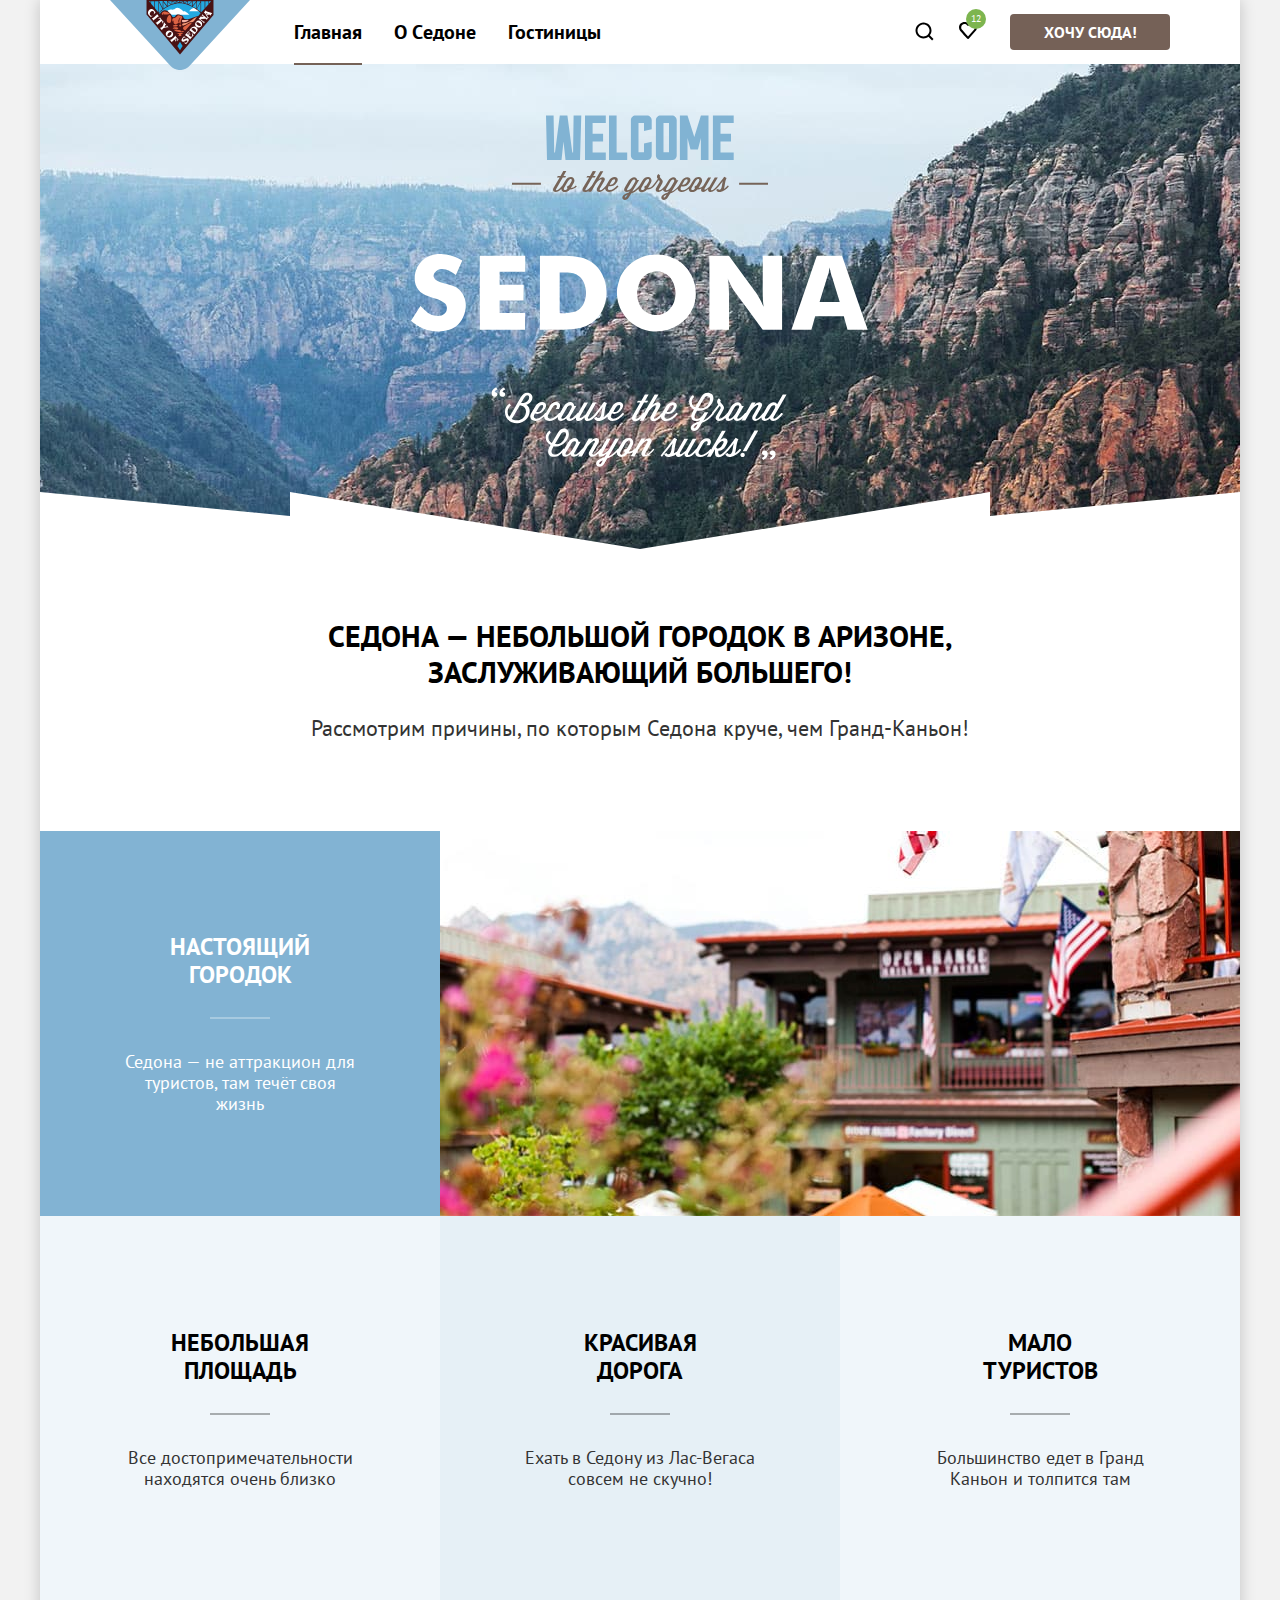
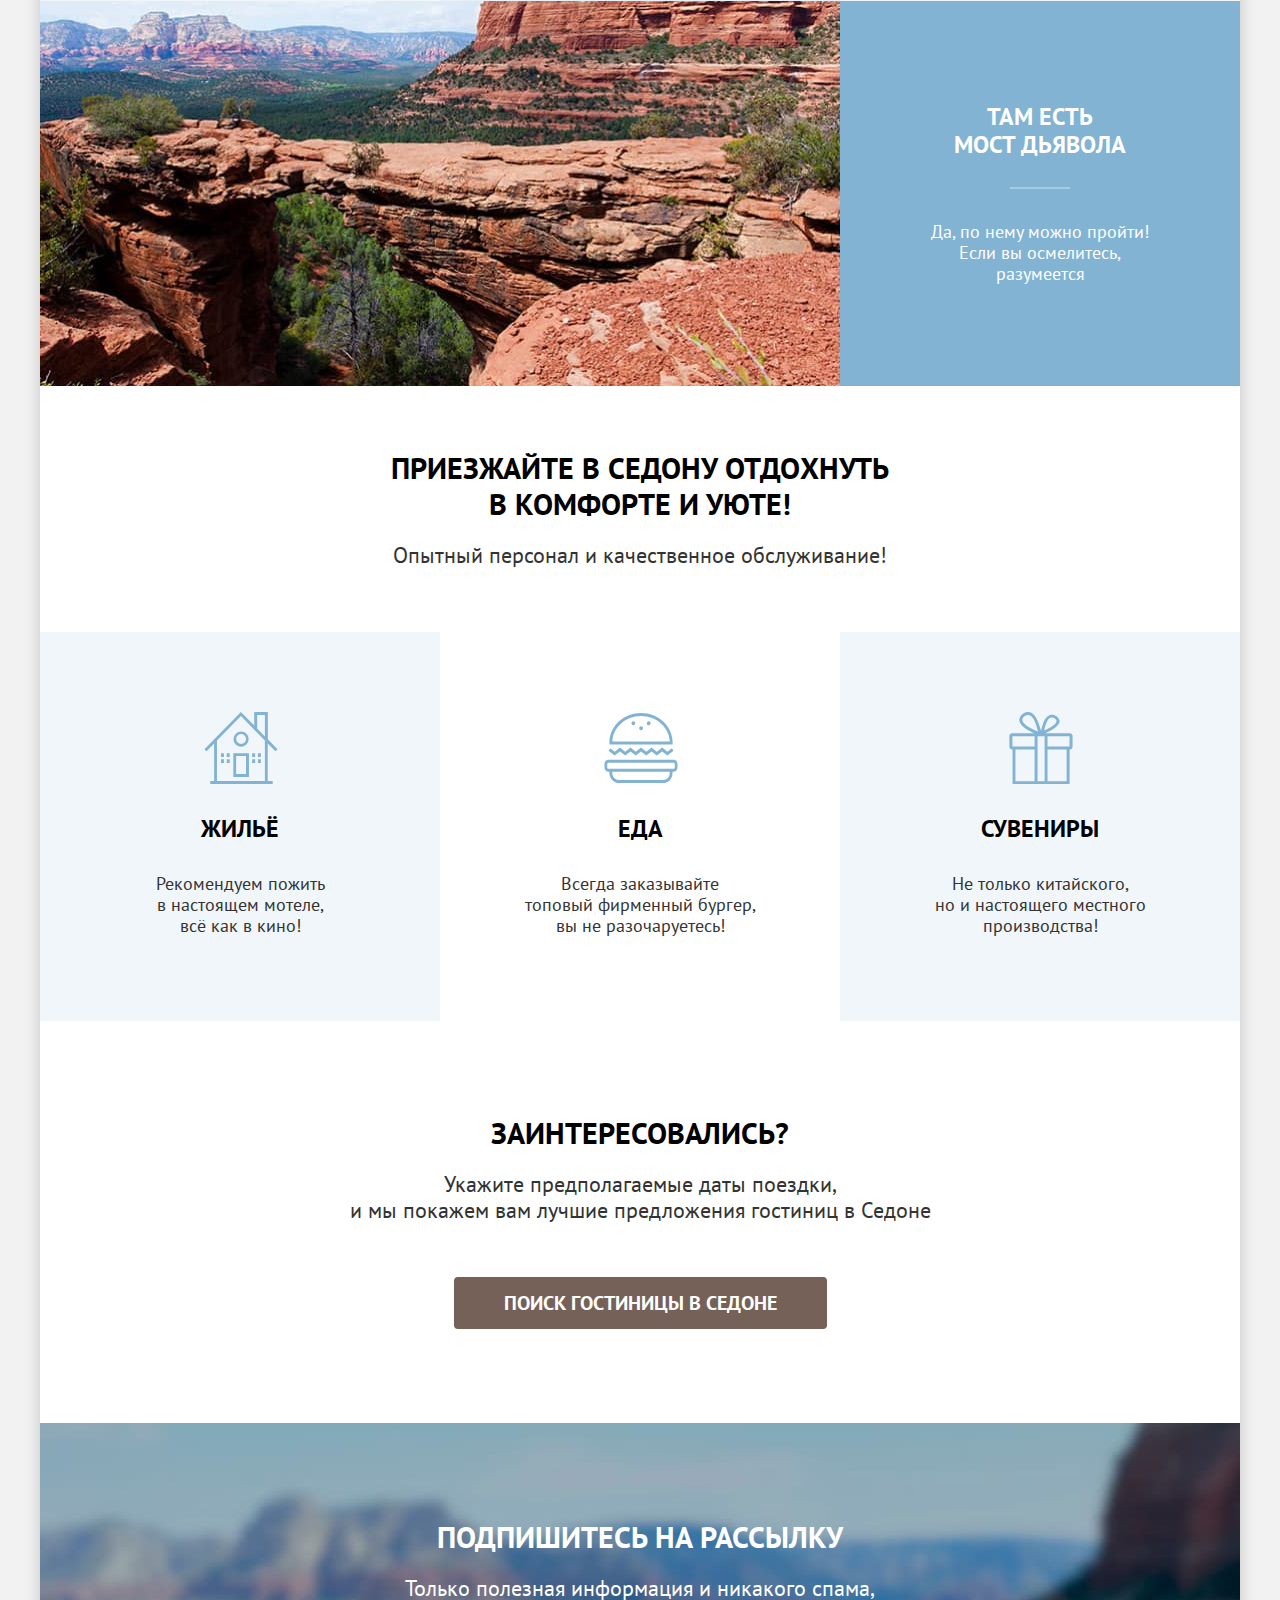
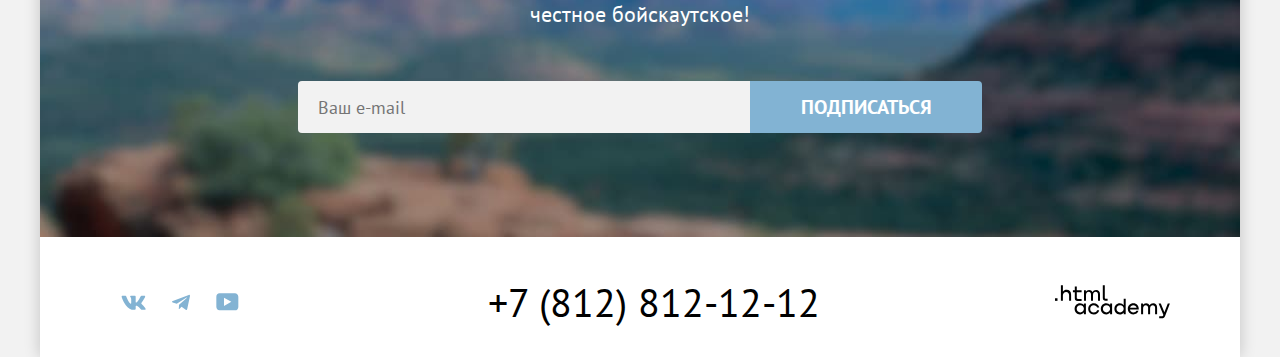
<file: index.html>
<!DOCTYPE html>
<html lang="ru">
  <head>
    <meta charset="utf-8">
    <title>Главная страница: Седона</title>
    <link rel="stylesheet" href="styles/styles.css">
    <link rel="icon" href="favicon.ico">
    <link rel="icon" type="image/png" href="images/favicon-32x32.png">
  </head>
  <body>
    <div class="container">

      <header class="page-header">
        <nav class="navigation">
          <a class="navigation-logo">
            <img class="page-header-logo" src="images/logo.svg" width="140" height="70" alt="Логотип города Седона">
          </a>
          <ul class="navigation-list navigation-menu">
            <li class="navigation-item">
              <a class="navigation-link navigation-link-current">Главная</a>
            </li>
            <li class="navigation-item">
              <a class="navigation-link" href="#">О Cедоне</a>
            </li>
            <li class="navigation-item">
              <a class="navigation-link" href="catalog.html">Гостиницы</a>
            </li>
          </ul>
          <ul class="navigation-list navigation-user">
            <li class="navigation-item">
              <a class="navigation-link" href="#">
                <svg class="navigation-icon" aria-hidden="true" focusable="false" xmlns="http://www.w3.org/2000/svg" width="19" height="19" viewBox="0 0 19 19" fill="none">
                  <path d="M18.5 17.0083L14.8 13.3287C15.8 12.0359 16.5 10.3453 16.5 8.4558C16.5 4.08011 12.9 0.5 8.5 0.5C4.1 0.5 0.5 4.17956 0.5 8.55525C0.5 12.9309 4.1 16.511 8.5 16.511C10.3 16.511 12 15.9144 13.4 14.8204L17.1 18.5L18.5 17.0083ZM8.5 14.5221C5.2 14.5221 2.5 11.837 2.5 8.55525C2.5 5.27348 5.2 2.5884 8.5 2.5884C11.8 2.5884 14.5 5.27348 14.5 8.55525C14.5 11.837 11.8 14.5221 8.5 14.5221Z" fill="black"/>
                </svg>
                <span class="visually-hidden">Поиск</span>
              </a>
            </li>
            <li class="navigation-item">
              <a class="navigation-link navigation-link-favorites" href="#">
                <svg class="navigation-icon" aria-hidden="true" focusable="false" xmlns="http://www.w3.org/2000/svg" width="18" height="17" viewBox="0 0 18 17" fill="none">
                  <path d="M8.9 17C8.6 17 8.3 16.9 8.1 16.6C2.7 10.5 1.4 9.1 1.1 8.7C0.4 7.8 0 6.6 0 5.4C0 2.4 2.4 0 5.5 0C6.8 0 8 0.5 9 1.3C10 0.5 11.3 0 12.5 0C15.5 0 18 2.4 18 5.4C18 6.7 17.5 7.9 16.7 8.8L9.7 16.7C9.5 16.9 9.3 17 8.9 17ZM2.9 7.5C3.2 7.9 6.4 11.5 9 14.4L15.2 7.4C15.7 6.9 15.9 6.2 15.9 5.4C15.9 3.6 14.4 2.1 12.6 2.1C11.6 2.1 10.6 2.6 9.9 3.4C9.6 3.7 9.3 3.8 9 3.8C8.7 3.8 8.4 3.6 8.2 3.4C7.5 2.6 6.5 2.1 5.5 2.1C3.7 2.1 2.2 3.6 2.2 5.4C2.1 6.3 2.5 7 2.9 7.5C2.8 7.5 2.8 7.5 2.9 7.5Z" fill="black"/>
                </svg>
                <span class="visually-hidden">Избранное</span>
                <span class="navigation-link-favorites-qty">12</span>
              </a>
            </li>
            <li class="navigation-item">
              <a class="button navigation-button" href="#">Хочу сюда!</a>
            </li>
          </ul>
        </nav>
      </header>

      <main class="main-container main-index">

        <section class="hero">
          <h1 class="visually-hidden">Седона</h1>
          <img class="hero-welcome" src="images/hero-welcome.svg" width="458" height="352" alt="Welcome to the gorgeous Sedona because the Grand Canyon sucks">
        </section>

        <section class="advantages">
          <div class="advantages-description-container">
            <h2 class="page-title page-title-advantages">Седона — небольшой городок в Аризоне, заслуживающий большего!</h2>
            <p class="page-subtitle">Рассмотрим причины, по которым Седона круче, чем Гранд-Каньон!</p>
          </div>
          <ul class="advantages-list">
            <li class="advantages-item advantages-item-extended">
              <div class="advantages-text">
                <h3 class="advantages-item-title">Настоящий городок</h3>
                <p class="advantages-description">Седона — не аттракцион для туристов, там течёт своя жизнь</p>
              </div>
              <img class="advantages-img" src="images/advantages-1.jpg" width="800" height="385" alt="Городок Седона">
            </li>
            <li class="advantages-item">
              <div class="advantages-text">
                <h3 class="advantages-item-title">Небольшая площадь</h3>
                <p class="advantages-description">Все достопримечательности находятся очень близко</p>
              </div>
            </li>
            <li class="advantages-item">
              <div class="advantages-text">
                <h3 class="advantages-item-title">Красивая <br> дорога</h3>
                <p class="advantages-description">Ехать в Седону из Лас-Вегаса совсем не скучно!</p>
              </div>
            </li>
            <li class="advantages-item">
              <div class="advantages-text">
                <h3 class="advantages-item-title">Мало <br> туристов</h3>
                <p class="advantages-description">Большинство едет в Гранд Каньон и толпится там</p>
              </div>
            </li>
            <li class="advantages-item advantages-item-extended">
              <img class="advantages-img" src="images/advantages-2.jpg" width="800" height="385" alt="Мост Дьявола">
              <div class="advantages-text">
                <h3 class="advantages-item-title">Там есть <br> мост дьявола</h3>
                <p class="advantages-description">Да, по нему можно пройти! Если вы осмелитесь, разумеется</p>
              </div>
            </li>
          </ul>
        </section>

        <section class="services">
          <div class="services-description-container">
            <h2 class="page-title">Приезжайте в Седону отдохнуть в&nbsp;комфорте и уюте!</h2>
            <p class="page-subtitle">Опытный персонал и качественное обслуживание!</p>
          </div>
          <ul class="services-list">
            <li class="services-item">
              <div class="services-text services-icon services-icon-house">
                <h3 class="services-item-title">Жильё</h3>
                <p class="services-description">Рекомендуем пожить в&nbsp;настоящем мотеле, <br> всё как в кино!</p>
              </div>
            </li>
            <li class="services-item">
              <div class="services-text services-icon services-icon-food">
                <h3 class="services-item-title">Еда</h3>
                <p class="services-description">Всегда заказывайте <br> топовый фирменный бургер, вы не разочаруетесь!</p>
              </div>
            </li>
            <li class="services-item">
              <div class="services-text services-icon services-icon-souvenirs">
                <h3 class="services-item-title">Сувениры</h3>
                <p class="services-description">Не только китайского, <br> но и настоящего местного производства!</p>
              </div>
            </li>
          </ul>
        </section>

        <section class="search">
          <h2 class="page-title">Заинтересовались?</h2>
          <p class="page-subtitle">Укажите предполагаемые даты поездки, <br>и мы покажем вам лучшие предложения гостиниц в Седоне</p>
          <a class="button button-large" href="#">Поиск гостиницы в Седоне</a>
        </section>

        <section class="subscription">
          <div class="subscription-container">
            <h2 class="page-title">Подпишитесь на рассылку</h2>
            <p class="page-subtitle">Только полезная информация и никакого спама, <br> честное бойскаутское!</p>
            <form class="subscription-form" action="https://echo.htmlacademy.ru/" method="post">
              <label class="visually-hidden" for="subscription-email">Email</label>
              <input class="field" type="email" id="subscription-email" name="subscription-email" placeholder="Ваш e-mail" required>
              <button class="button subscription-button" type="submit">Подписаться</button>
            </form>
          </div>
        </section>
      </main>

      <footer class="page-footer">
        <div class="page-footer-container">

          <div class="footer-social">
            <ul class="footer-social-list">
              <li class="footer-social-item">
                <a class="footer-social-link" href="https://vk.com/htmlacademy">
                  <svg class="footer-social-icon" aria-hidden="true" focusable="false" xmlns="http://www.w3.org/2000/svg" width="25" height="15" viewBox="0 0 25 15" fill="none">
                    <path fill-rule="evenodd" clip-rule="evenodd" d="M24.1164 1.80445C24.2824 1.25845 24.1164 0.856445 23.3214 0.856445H20.6964C20.0284 0.856445 19.7204 1.20345 19.5534 1.58645C19.5534 1.58645 18.2184 4.78245 16.3274 6.85845C15.7154 7.46045 15.4374 7.65145 15.1034 7.65145C14.9364 7.65145 14.6854 7.46045 14.6854 6.91345V1.80445C14.6854 1.14845 14.5014 0.856445 13.9454 0.856445H9.81738C9.40038 0.856445 9.14938 1.16045 9.14938 1.44945C9.14938 2.07045 10.0954 2.21445 10.1924 3.96245V7.76045C10.1924 8.59345 10.0394 8.74444 9.70538 8.74444C8.81538 8.74444 6.65038 5.53345 5.36538 1.85945C5.11638 1.14445 4.86438 0.856445 4.19338 0.856445H1.56638C0.816382 0.856445 0.666382 1.20345 0.666382 1.58645C0.666382 2.26845 1.55638 5.65645 4.81138 10.1374C6.98138 13.1974 10.0364 14.8564 12.8194 14.8564C14.4884 14.8564 14.6944 14.4884 14.6944 13.8534V11.5404C14.6944 10.8034 14.8524 10.6564 15.3814 10.6564C15.7714 10.6564 16.4384 10.8484 17.9964 12.3234C19.7764 14.0724 20.0694 14.8564 21.0714 14.8564H23.6964C24.4464 14.8564 24.8224 14.4884 24.6064 13.7604C24.3684 13.0364 23.5184 11.9854 22.3914 10.7384C21.7794 10.0284 20.8614 9.26345 20.5824 8.88045C20.1934 8.38945 20.3044 8.17044 20.5824 7.73345C20.5824 7.73345 23.7824 3.30745 24.1154 1.80445H24.1164Z" fill="#83B3D3"/>
                  </svg>
                  <span class="visually-hidden">ВКонтакте</span>
                </a>
              </li>
              <li class="footer-social-item">
                <a class="footer-social-link" href="https://t.me/htmlacademy">
                  <svg class="footer-social-icon" aria-hidden="true" focusable="false" xmlns="http://www.w3.org/2000/svg" width="18" height="17" viewBox="0 0 18 17" fill="none">
                    <path d="M16.785 0.955705L0.840489 7.1042C-0.247661 7.54126 -0.241365 8.14828 0.640845 8.41897L4.73445 9.69597L14.2058 3.72014C14.6537 3.44766 15.0629 3.59424 14.7265 3.89281L7.05283 10.8183H7.05103L7.05283 10.8192L6.77045 15.0387C7.18413 15.0387 7.36669 14.8489 7.59871 14.625L9.58705 12.6915L13.7229 15.7464C14.4855 16.1664 15.0332 15.9506 15.2229 15.0405L17.9379 2.2453C18.2158 1.13107 17.5126 0.626562 16.785 0.955705Z" fill="#83B3D3"/>
                  </svg>
                  <span class="visually-hidden">Телеграм</span>
                </a>
              </li>
              <li class="footer-social-item">
                <a class="footer-social-link" href="https://www.youtube.com/user/htmlacademyru">
                  <svg class="footer-social-icon" aria-hidden="true" focusable="false" xmlns="http://www.w3.org/2000/svg" width="23" height="18" viewBox="0 0 23 18" fill="none">
                    <path d="M18.9402 0.356445H3.50738C1.64668 0.356445 0.333252 1.9502 0.333252 3.75645V13.8502C0.333252 15.7627 1.64668 17.3564 3.50738 17.3564H19.1591C20.8009 17.3564 22.3333 15.7627 22.3333 13.9564V3.75645C22.1143 1.9502 20.8009 0.356445 18.9402 0.356445ZM7.99494 12.8939V4.81894L15.3283 8.85645L7.99494 12.8939Z" fill="#83B3D3"/>
                  </svg>
                  <span class="visually-hidden">Ютюб</span>
                </a>
              </li>
            </ul>
          </div>

          <div class="footer-phone">
            <a class="footer-phone-number" href="tel:+78128121212">+7 (812) 812-12-12</a>
          </div>

          <div class="footer-developer">
            <a class="footer-developer-link" href="https://htmlacademy.ru/" target="_blank">
              <svg class="footer-developer-icon" aria-hidden="true" focusable="false" xmlns="http://www.w3.org/2000/svg" width="115" height="34" viewBox="0 0 115 34" fill="none">
                <path d="M0 13.2564V15.8564H2.5V13.2564H0Z" fill="black"/>
                <path d="M11.6 4.85645C10 4.85645 8.8 5.55645 8 6.55645H7.9V0.356445H5.9V15.8564H7.9V10.5564C7.9 8.45645 9.2 6.95645 11.2 6.95645C13 6.95645 14.1 8.35645 14.1 10.1564V15.8564H16.1V9.75644C16.2 6.75644 14.3 4.85645 11.6 4.85645Z" fill="black"/>
                <path d="M26.6 5.15645H21.8V1.45645H19.8V5.25645H17.9V7.25645H19.8V13.2564C19.8 14.9564 20.8 15.9564 22.5 15.9564H26.6V13.9564H22.9C22.2 13.9564 21.8 13.5564 21.8 12.8564V7.15645H26.6V5.15645Z" fill="black"/>
                <path d="M41.1 4.95645C39.5 4.95645 38.2 5.75644 37.6 7.05645H37.5C36.9 5.85645 35.7 4.95645 34.1 4.95645C32.7 4.95645 31.6 5.75645 31 6.75645H30.9V5.15645H29V15.7564H31V10.3564C31 8.35645 32 6.85645 33.6 6.85645C35.1 6.85645 36 7.85645 36 9.45645V15.7564H38V10.1564C38 7.75645 39.4 6.85645 40.6 6.85645C42.1 6.85645 43 7.85645 43 9.45645V15.7564H45V9.25644C45.1 6.75644 43.6 4.95645 41.1 4.95645Z" fill="black"/>
                <path d="M47.8 13.0564C47.8 14.7564 48.8 15.7564 50.6 15.7564H52.6V13.7564H50.9C50.2 13.7564 49.8 13.3564 49.8 12.6564V0.356445H47.8V13.0564Z" fill="black"/>
                <path d="M28.9 20.0564C28 18.9564 26.7 18.2564 25 18.2564C21.9 18.2564 19.6 20.5564 19.6 23.8564C19.6 27.1564 21.9 29.4564 25 29.4564C26.8 29.4564 28 28.6564 28.8 27.5564H28.9V29.1564H30.9V18.5564H28.9V20.0564ZM25.3 27.4564C23.1 27.4564 21.7 25.8564 21.7 23.8564C21.7 21.8564 23.1 20.2564 25.3 20.2564C27.5 20.2564 28.9 21.8564 28.9 23.8564C28.9 25.7564 27.5 27.4564 25.3 27.4564Z" fill="black"/>
                <path d="M44.2 22.3564C43.7 19.9564 41.6 18.2564 38.8 18.2564C35.4 18.2564 33.2 20.7564 33.2 23.8564C33.2 26.9564 35.4 29.4564 38.8 29.4564C41.6 29.4564 43.7 27.6564 44.2 25.2564H42.1C41.7 26.5564 40.4 27.5564 38.8 27.5564C36.6 27.5564 35.2 25.9564 35.2 23.9564C35.2 21.9564 36.6 20.3564 38.8 20.3564C40.4 20.3564 41.6 21.3564 42.1 22.5564H44.2V22.3564Z" fill="black"/>
                <path d="M55.1 20.0564C54.2 18.9564 52.9 18.2564 51.2 18.2564C48.1 18.2564 45.8 20.5564 45.8 23.8564C45.8 27.1564 48.1 29.4564 51.2 29.4564C53 29.4564 54.2 28.6564 55 27.5564H55.1V29.1564H57.1V18.5564H55.1V20.0564ZM51.5 27.4564C49.3 27.4564 47.9 25.8564 47.9 23.8564C47.9 21.8564 49.3 20.2564 51.5 20.2564C53.7 20.2564 55.1 21.8564 55.1 23.8564C55.1 25.7564 53.6 27.4564 51.5 27.4564Z" fill="black"/>
                <path d="M68.7 20.1564C67.8 19.0564 66.5 18.2564 64.8 18.2564C61.7 18.2564 59.4 20.5564 59.4 23.8564C59.4 27.1564 61.6 29.4564 64.8 29.4564C66.5 29.4564 67.8 28.6564 68.6 27.6564H68.7V29.1564H70.7V13.7564H68.7V20.1564ZM65.1 27.4564C62.9 27.4564 61.5 25.8564 61.5 23.8564C61.5 21.8564 62.9 20.2564 65.1 20.2564C67.3 20.2564 68.7 21.8564 68.7 23.8564C68.6 25.8564 67.2 27.4564 65.1 27.4564Z" fill="black"/>
                <path d="M78.3 18.2564C75 18.2564 72.8 20.7564 72.8 23.8564C72.8 26.8564 74.9 29.4564 78.3 29.4564C80.8 29.4564 82.8 28.1564 83.5 25.8564H81.4C80.9 26.8564 79.8 27.4564 78.4 27.4564C76.5 27.4564 75.1 26.1564 75 24.5564H83.8C84 20.9564 81.8 18.2564 78.3 18.2564ZM78.3 20.1564C80 20.1564 81.3 21.1564 81.6 22.7564H75.1C75.4 21.2564 76.6 20.1564 78.3 20.1564Z" fill="black"/>
                <path d="M98.2 18.2564C96.6 18.2564 95.3 19.0564 94.6 20.2564H94.5C93.9 19.0564 92.7 18.2564 91.1 18.2564C89.7 18.2564 88.6 18.9564 88 20.0564V18.5564H86.1V29.1564H88.1V23.7564C88.1 21.7564 89.1 20.3564 90.7 20.2564C92.2 20.2564 93.1 21.2564 93.1 22.8564V29.1564H95.1V23.5564C95.1 21.1564 96.5 20.2564 97.7 20.2564C99.2 20.2564 100.1 21.2564 100.1 22.8564V29.1564H102.1V22.6564C102.2 20.0564 100.7 18.2564 98.2 18.2564Z" fill="black"/>
                <path d="M109.4 27.3564L105.8 18.4564H103.6L108.4 30.0564C108.1 30.9564 107.7 31.2564 106.7 31.2564H104.2V33.2564H106.7C108.5 33.2564 109.5 32.4564 110.2 30.6564L114.9 18.4564H112.8L109.4 27.3564Z" fill="black"/>
              </svg>
            </a>
          </div>
        </div>
      </footer>

      <div class="modal-container modal-container-close">
        <div class="modal modal-search">
          <button class="modal-close-button" type="button">
            <span class="visually-hidden">Закрыть</span>
          </button>
          <section class="modal-content">
            <h2 class="modal-title">Поиск гостиницы в Седоне</h2>
            <form class="modal-form" action="https://echo.htmlacademy.ru/" method="post">
              <p class="field-group field-group-dates">
                <label class="modal-label" for="check-in-date">Дата заезда:</label>
                <input class="field-extended" type="text" id="check-in-date" name="check-in-date" placeholder="27 апреля 2020" required>
                <span class="modal-text search-error">Мы не можем отправить вас в прошлое.</span>
              </p>
              <p class="field-group field-group-dates">
                <label class="modal-label" for="check-out-date">Дата выезда:</label>
                <input class="field-extended" type="text" id="check-out-date" name="check-out-date" placeholder="1 сентября 2023" required>
                <span class="modal-text">На эти даты есть свободные номера. Пока есть.</span>
              </p>
              <div class="modal-choice">
                <p class="field-group field-group-choice">
                  <label class="modal-label" for="adults">Взрослые:</label>
                  <input class="modal-choice-field" type="number" id="adults" name="adults" value="2" required>
                  <button class="choice-guests-button modal-minus" type="button">
                    <span class="visually-hidden">Уменьшить количество взрослых.</span>
                    <svg class="modal-icon" aria-hidden="true" focusable="false" xmlns="http://www.w3.org/2000/svg" width="14" height="2" viewBox="0 0 14 2" fill="none">
                      <path d="M0 0L0 2L14 2V0L0 0Z" fill="#756157" fill-opacity="0.3"/>
                    </svg>
                  </button>
                  <button class="choice-guests-button modal-plus" type="button">
                    <span class="visually-hidden">Увеличить количество взрослых.</span>
                    <svg class="modal-icon" aria-hidden="true" focusable="false" xmlns="http://www.w3.org/2000/svg" width="14" height="14" viewBox="0 0 14 14" fill="none">
                      <path d="M14 6H8V0H6V6H0V8H6V14H8V8H14V6Z" fill="#756157" fill-opacity="0.3"/>
                    </svg>
                  </button>
                </p>
                <p class="field-group field-group-choice field-group-choice-extended">
                  <span class="modal-label modal-label-icon">
                    <label class="modal-label" for="children">Дети:</label>
                    <span class="tooltip">
                      <button class="tooltip-toggle" type="button" aria-labelledby="tooltip-label-date">
                        <svg class="tooltip-icon" aria-hidden="true" focusable="false" width="26" height="26" viewBox="0 0 26 26" fill="none" xmlns="http://www.w3.org/2000/svg"><circle cx="13" cy="13" r="13" fill="#83B3D3"/>
                          <path fill-rule="evenodd" clip-rule="evenodd" d="M12 7h2v2h-2V7Zm2 12h-2v-9h2v9Z" fill="#fff"/>
                        </svg>
                      </button>
                      <span class="tooltip-text" role="tooltip" id="tooltip-label-date">
                        Укажите количество детей, которые будут с вами, возраст которых от 6 до 18 лет. Дети до 6 лет размещаются бесплатно.
                      </span>
                    </span>
                  </span>
                  <input class="modal-choice-field" type="number" id="children" name="children" value="2">
                  <button class="choice-guests-button modal-minus" type="button">
                    <span class="visually-hidden">Уменьшить количество детей.</span>
                    <svg class="modal-icon" aria-hidden="true" focusable="false" xmlns="http://www.w3.org/2000/svg" width="14" height="2" viewBox="0 0 14 2" fill="none">
                      <path d="M0 0L0 2L14 2V0L0 0Z" fill="#756157" fill-opacity="0.3"/>
                    </svg>
                  </button>
                  <button class="choice-guests-button modal-plus" type="button">
                    <span class="visually-hidden">Увеличить количество детей.</span>
                    <svg class="modal-icon" aria-hidden="true" focusable="false" xmlns="http://www.w3.org/2000/svg" width="14" height="14" viewBox="0 0 14 14" fill="none">
                      <path d="M14 6H8V0H6V6H0V8H6V14H8V8H14V6Z" fill="#756157" fill-opacity="0.3"/>
                    </svg>
                  </button>
                </p>
              </div>
              <button class="button button-secondary modal-button" type="submit">Найти</button>
            </form>
          </section>
        </div>
      </div>
    </div>
  </body>
</html>
</file>
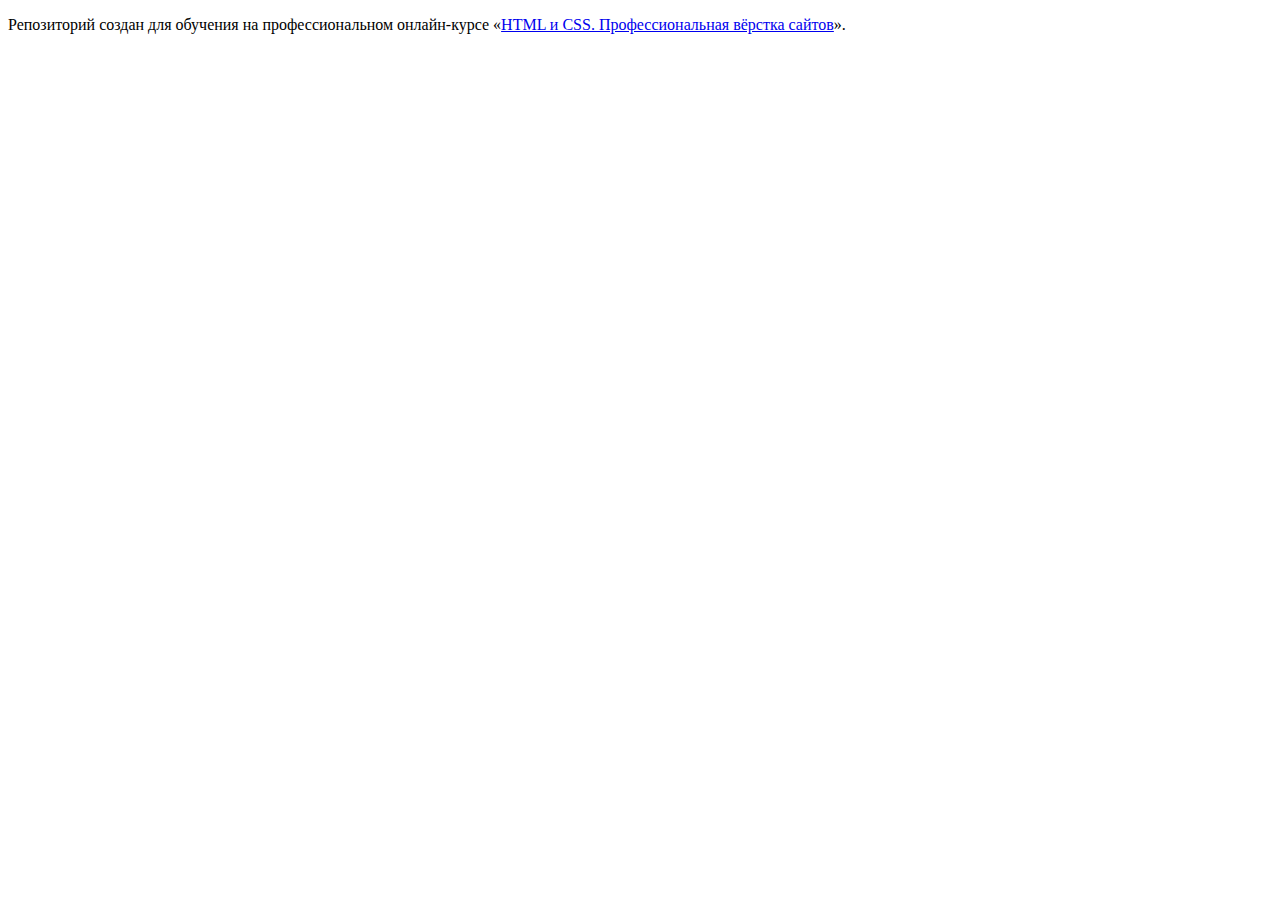
<file: 1/index.html>
<!DOCTYPE html>
<html lang="ru">
  <head>
    <meta charset="utf-8">
    <title>HTML Academy: Седона</title>
    <base href="https://htmlacademy-htmlcss.github.io/1759997-sedona-1/1/">
</head>
  <body>

    <p>Репозиторий создан для обучения на профессиональном онлайн‑курсе «<a href="https://htmlacademy.ru/intensive/htmlcss">HTML и CSS. Профессиональная вёрстка сайтов</a>».</p>

  </body>
</html>
</file>
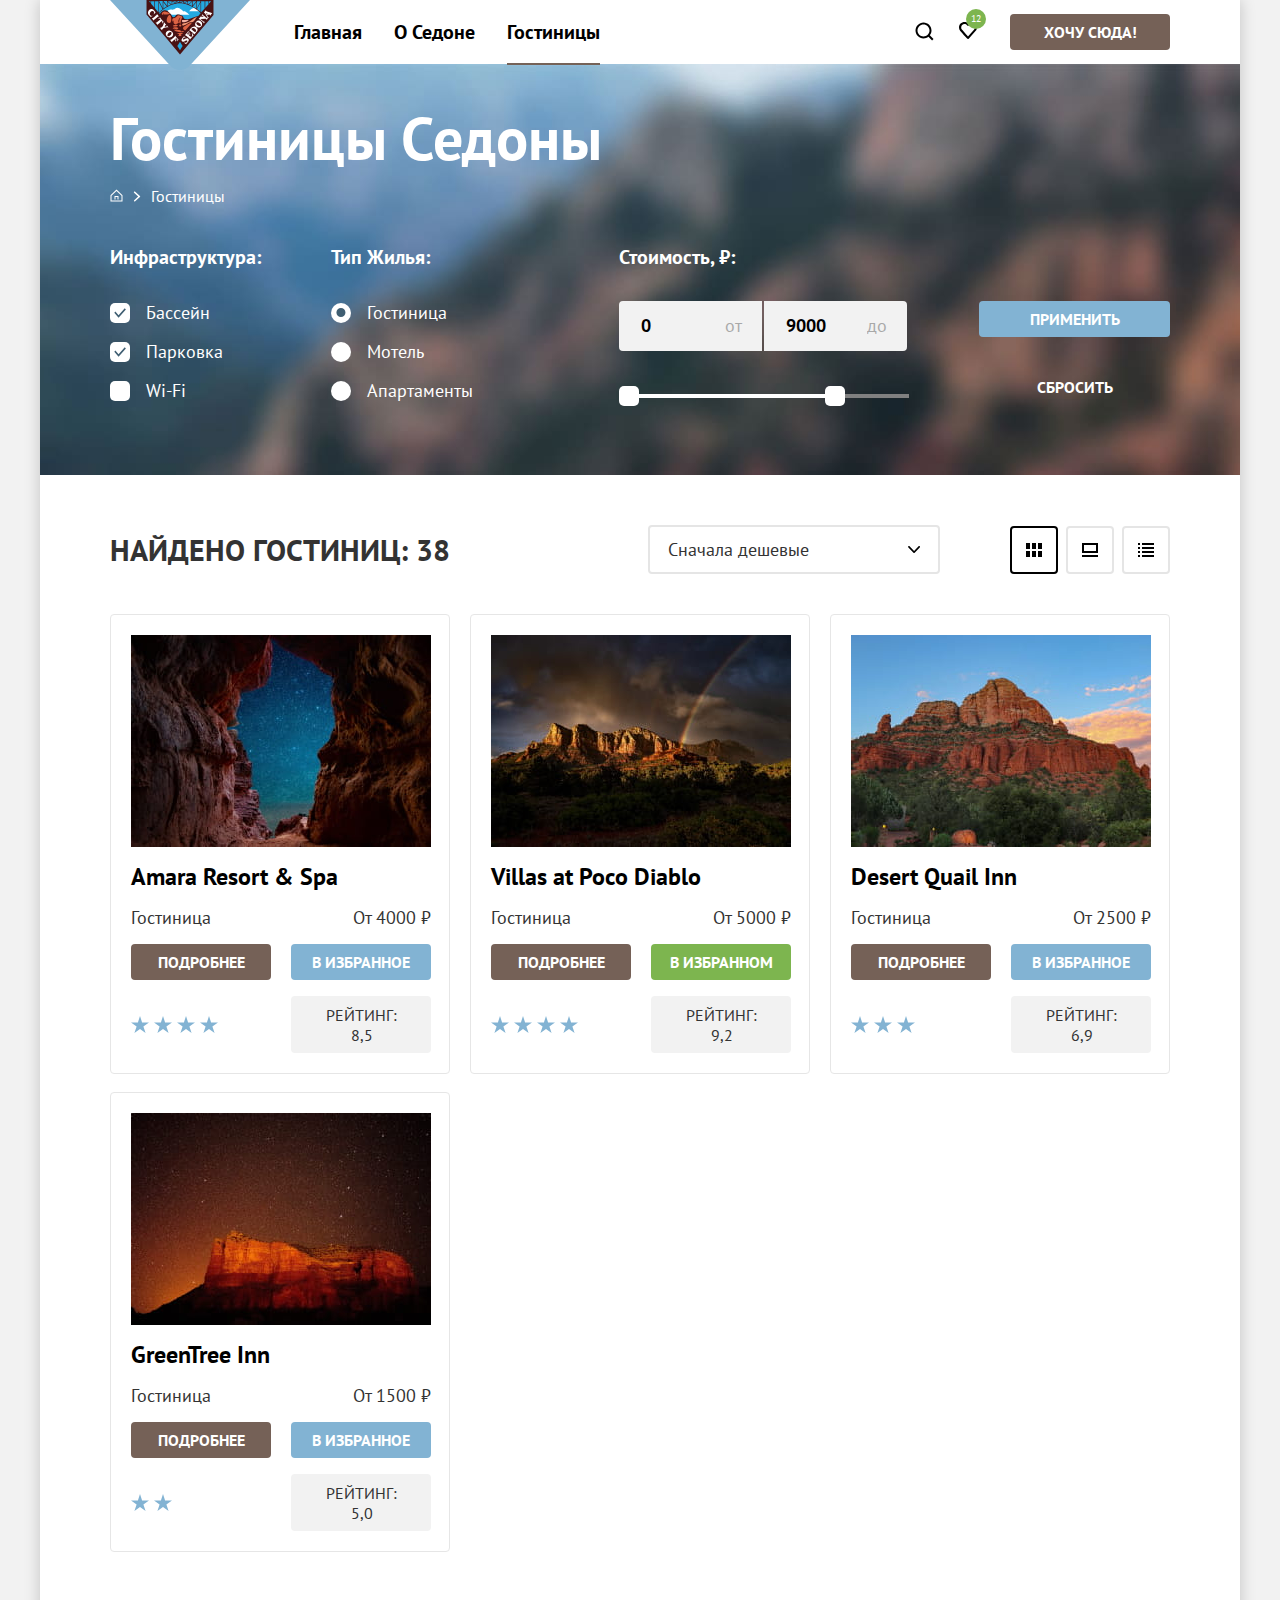
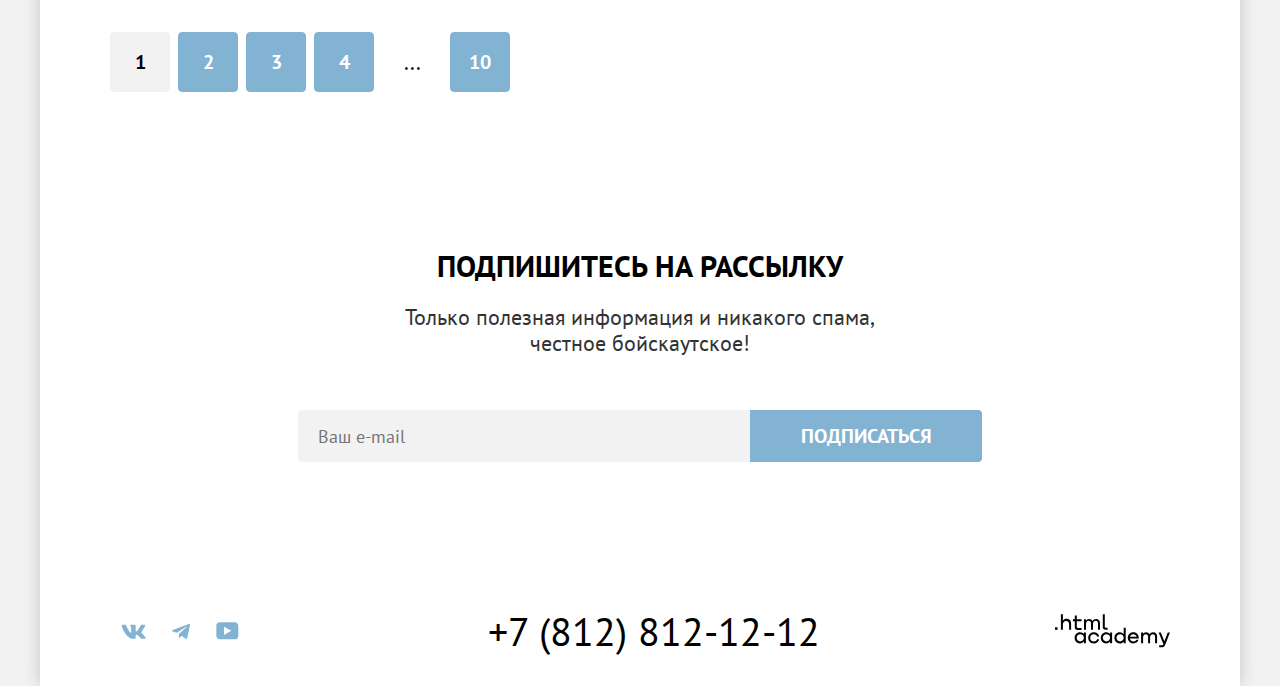
<file: catalog.html>
<!DOCTYPE html>
<html lang="ru">
  <head>
    <meta charset="utf-8">
    <title>Каталог: Седона</title>
    <link rel="stylesheet" href="styles/styles.css">
    <link rel="icon" href="favicon.ico">
    <link rel="icon" type="image/png" href="images/favicon-32x32.png">
  </head>
  <body>
    <div class="container">
      <header class="page-header">
        <nav class="navigation">
          <a class="navigation-logo" href="index.html">
            <img class="page-header-logo" src="images/logo.svg" width="140" height="70" alt="Логотип города Седона">
          </a>
          <ul class="navigation-list navigation-menu">
            <li class="navigation-item">
              <a class="navigation-link" href="index.html">Главная</a>
            </li>
            <li class="navigation-item">
              <a class="navigation-link" href="#">О Седоне</a>
            </li>
            <li class="navigation-item">
              <a class="navigation-link navigation-link-current">Гостиницы</a>
            </li>
          </ul>
          <ul class="navigation-list navigation-user">
            <li class="navigation-item">
              <a class="navigation-link" href="#">
                <svg class="navigation-icon" aria-hidden="true" focusable="false" xmlns="http://www.w3.org/2000/svg" width="19" height="19" viewBox="0 0 19 19" fill="none">
                  <path d="M18.5 17.0083L14.8 13.3287C15.8 12.0359 16.5 10.3453 16.5 8.4558C16.5 4.08011 12.9 0.5 8.5 0.5C4.1 0.5 0.5 4.17956 0.5 8.55525C0.5 12.9309 4.1 16.511 8.5 16.511C10.3 16.511 12 15.9144 13.4 14.8204L17.1 18.5L18.5 17.0083ZM8.5 14.5221C5.2 14.5221 2.5 11.837 2.5 8.55525C2.5 5.27348 5.2 2.5884 8.5 2.5884C11.8 2.5884 14.5 5.27348 14.5 8.55525C14.5 11.837 11.8 14.5221 8.5 14.5221Z" fill="black"/>
                </svg>
                <span class="visually-hidden">Поиск</span>
              </a>
            </li>
            <li class="navigation-item">
              <a class="navigation-link navigation-link-favorites" href="#">
                <svg class="navigation-icon" aria-hidden="true" focusable="false" xmlns="http://www.w3.org/2000/svg" width="18" height="17" viewBox="0 0 18 17" fill="none">
                  <path d="M8.9 17C8.6 17 8.3 16.9 8.1 16.6C2.7 10.5 1.4 9.1 1.1 8.7C0.4 7.8 0 6.6 0 5.4C0 2.4 2.4 0 5.5 0C6.8 0 8 0.5 9 1.3C10 0.5 11.3 0 12.5 0C15.5 0 18 2.4 18 5.4C18 6.7 17.5 7.9 16.7 8.8L9.7 16.7C9.5 16.9 9.3 17 8.9 17ZM2.9 7.5C3.2 7.9 6.4 11.5 9 14.4L15.2 7.4C15.7 6.9 15.9 6.2 15.9 5.4C15.9 3.6 14.4 2.1 12.6 2.1C11.6 2.1 10.6 2.6 9.9 3.4C9.6 3.7 9.3 3.8 9 3.8C8.7 3.8 8.4 3.6 8.2 3.4C7.5 2.6 6.5 2.1 5.5 2.1C3.7 2.1 2.2 3.6 2.2 5.4C2.1 6.3 2.5 7 2.9 7.5C2.8 7.5 2.8 7.5 2.9 7.5Z" fill="black"/>
                </svg>
                <span class="visually-hidden">Избранное</span>
                <span class="navigation-link-favorites-qty">12</span>
              </a>
            </li>
            <li class="navigation-item">
              <a class="button navigation-button" href="#">Хочу сюда!</a>
            </li>
          </ul>
        </nav>
      </header>

      <main class="main-container main-inner">
        <div class="filters-container">
          <header class="inner-header">
            <h1 class="inner-header-title">Гостиницы Седоны</h1>
            <ol class="breadcrumbs">
              <li class="breadcrumbs-item">
                <a class="breadcrumbs-link" href="index.html">
                  <svg class="breadscrums-link-icon" aria-hidden="true" focusable="false" xmlns="http://www.w3.org/2000/svg" width="13" height="13" viewBox="0 0 13 13" fill="none">
                    <path d="M6.5 0.5L0.5 6.30006V12.5001H12.5V6.30006L6.5 0.5ZM11.5 11.5001H1.5V6.70005L6.5 1.9L11.5 6.70005V11.5001Z" fill="white"/>
                    <path d="M4.5 10.5001H5.5V8.00005H7.5V10.5001H8.5V7.00005H4.5V10.5001Z" fill="white"/>
                  </svg>
                  <span class="visually-hidden">Главная</span>
                </a>
              </li>
              <li class="breadcrumbs-item">
                <a class="breadcrumbs-link">Гостиницы</a>
              </li>
            </ol>
          </header>

          <section class="filters">
            <h2 class="visually-hidden">Фильтры</h2>

            <form class="catalog-filter" action="https://echo.htmlacademy.ru/" method="get">
              <div class="catalog-filter-features">
                <fieldset class="catalog-filter-group">
                  <legend class="catalog-filter-title">Инфраструктура:</legend>
                  <ul class="catalog-filter-list">
                    <li class="catalog-filter-item">
                      <label class="control">
                        <input class="visually-hidden control-input" type="checkbox" name="swimming-pool" checked>
                        <span class="control-mark-checkbox"></span>
                        <span class="control-label">Бассейн</span>
                      </label>
                    </li>
                    <li class="catalog-filter-item">
                      <label class="control">
                        <input class="visually-hidden control-input" type="checkbox" name="parking" checked>
                        <span class="control-mark-checkbox"></span>
                        <span class="control-label">Парковка</span>
                      </label>
                    </li>
                    <li class="catalog-filter-item">
                      <label class="control">
                        <input class="visually-hidden control-input" type="checkbox" name="wi-fi">
                        <span class="control-mark-checkbox"></span>
                        <span class="control-label">Wi-Fi</span>
                      </label>
                    </li>
                  </ul>
                </fieldset>

                <fieldset class="catalog-filter-group">
                  <legend class="catalog-filter-title">Тип жилья:</legend>
                  <ul class="catalog-filter-list">
                    <li class="catalog-filter-item">
                      <label class="control">
                        <input class="visually-hidden control-input" type="radio" name="hotel-group" value="hotel" checked>
                        <span class="control-mark-radio"></span>
                        <span class="control-label">Гостиница</span>
                      </label>
                    </li>
                    <li class="catalog-filter-item">
                      <label class="control">
                        <input class="visually-hidden control-input" type="radio" name="hotel-group" value="motel">
                        <span class="control-mark-radio"></span>
                        <span class="control-label">Мотель</span>
                      </label>
                    </li>
                    <li class="catalog-filter-item">
                      <label class="control">
                        <input class="visually-hidden control-input" type="radio" name="hotel-group" value="apartments">
                        <span class="control-mark-radio"></span>
                        <span class="control-label">Апартаменты</span>
                      </label>
                    </li>
                  </ul>
                </fieldset>
              </div>

              <div class="catalog-filter-sorting">
                <fieldset class="catalog-filter-group">
                  <legend class="catalog-filter-title">Стоимость, ₽:</legend>

                    <div class="range-wrapper-inputs">
                      <label class="catalog-filter-label">
                        <input class="range-input range-input-min" type="number" name="min-price" value="0">
                        <span class="range-text">от</span>
                      </label>
                      <label class="catalog-filter-label">
                        <input class="range-input range-input-max" type="number" name="max-price" value="9000">
                        <span class="range-text">до</span>
                      </label>
                    </div>

                    <div class="range-scale">
                      <div class="range-bar" style="left: 0; width: 226px;">
                        <button class="range-toggle toggle-min" type="button">
                        </button>
                        <button class="range-toggle toggle-max" type="button">
                        </button>
                      </div>
                    </div>

                </fieldset>

                <div class="catalog-filter-buttons">
                  <button class="button button-secondary" type="submit">Применить</button>
                  <button class="button button-transparent" type="reset">Сбросить</button>
                </div>
              </div>
            </form>
          </section>
        </div>

        <section class="catalog">
          <div class="sorting-container">
            <h2 class="sorting-title">Найдено гостиниц: <span>38</span></h2>
            <div class="sorting-menu">
              <select class="select-control" aria-label="Сортировка">
                <option value="cheap">Сначала дешевые</option>
                <option value="expensive">Сначала дорогие</option>
                <option value="popular">Сначала популярные</option>
              </select>

              <div class="sort-buttons">
                <button class="button-sort button-current button-sort-cards" type="button">
                  <span class="visually-hidden">Показать карточки</span>
                </button>
                <button class="button-sort button-sort-slide" type="button">
                  <span class="visually-hidden">Показать слайдшоу</span>
                </button>
                <button class="button-sort button-sort-list" type="button">
                  <span class="visually-hidden">Показать список</span>
                </button>
              </div>
            </div>
          </div>

          <div class="catalog-cards">
            <ul class="hotel-list">
              <li class="hotel-card">
                <a class="hotel-link-image" href="#">
                  <img class="hotel-card-image" src="images/hotel-amara-resort-n-spa.jpg" width="300" height="212" alt="Amara Resort & Spa">
                </a>
                <a class="hotel-link-title" href="#">
                  <h3 class="hotel-card-title">Amara Resort & Spa</h3>
                </a>
                <p class="hotel-card-type">Гостиница</p>
                <p class="hotel-card-price">От 4000 ₽</p>
                <a class="button" href="#">подробнее</a>
                <a class="button button-secondary" href="#">в избранное</a>
                <div class="star-rating star-rating-4">
                  <span class="visually-hidden">4 звезды</span>
                </div>
                <p class="hotel-card-rating">Рейтинг: 8,5</p>
              </li>
              <li class="hotel-card">
                <a class="hotel-link-image" href="#">
                  <img class="hotel-card-image" src="images/hotel-villas-at-poco-diablo.jpg" width="300" height="212" alt="Villas at Poco Diablo">
                </a>
                <a class="hotel-link-title" href="#">
                  <h3 class="hotel-card-title">Villas at Poco Diablo</h3>
                </a>
                <p class="hotel-card-type">Гостиница</p>
                <p class="hotel-card-price">От 5000 ₽</p>
                <a class="button" href="#">подробнее</a>
                <a class="button button-tertiary" href="#">в избранном</a>
                <div class="star-rating star-rating-4">
                  <span class="visually-hidden">4 звезды</span>
                </div>
                  <p class="hotel-card-rating">Рейтинг: 9,2</p>
              </li>
              <li class="hotel-card">
                <a class="hotel-link-image" href="#">
                  <img class="hotel-card-image" src="images/hotel-desert-quail-inn.jpg" width="300" height="212" alt="Desert Quail Inn">
                </a>
                <a class="hotel-link-title" href="#">
                  <h3 class="hotel-card-title">Desert Quail Inn</h3>
                </a>
                <p class="hotel-card-type">Гостиница</p>
                <p class="hotel-card-price">От 2500 ₽</p>
                <a class="button" href="#">подробнее</a>
                <a class="button button-secondary" href="#">в избранное</a>
                <div class="star-rating star-rating-3">
                  <span class="visually-hidden">3 звезды</span>
                </div>
                  <p class="hotel-card-rating">Рейтинг: 6,9</p>
              </li>
              <li class="hotel-card">
                <a class="hotel-link-image" href="#">
                  <img class="hotel-card-image" src="images/hotel-greentree-inn.jpg" width="300" height="212" alt="GreenTree Inn">
                </a>
                <a class="hotel-link-title" href="#">
                  <h3 class="hotel-card-title">GreenTree Inn</h3>
                </a>
                <p class="hotel-card-type">Гостиница</p>
                <p class="hotel-card-price">От 1500 ₽</p>
                <a class="button" href="#">подробнее</a>
                <a class="button button-secondary" href="#">в избранное</a>
                <div class="star-rating star-rating-2">
                  <span class="visually-hidden">2 звезды</span>
                </div>
                  <p class="hotel-card-rating">Рейтинг: 5,0</p>
              </li>
            </ul>
          </div>

          <div class="pagination">
            <ul class="pagination-list">
              <li class="pagination-item">
                <a class="pagination-link pagination-current">1</a>
              </li>
              <li class="pagination-item">
                <a class="pagination-link" href="#">2</a>
              </li>
              <li class="pagination-item">
                <a class="pagination-link" href="#">3</a>
              </li>
              <li class="pagination-item">
                <a class="pagination-link" href="#">4</a>
              </li>
              <li class="pagination-item">
                <span class="pagination-link pagination-further">...</span>
              </li>
              <li class="pagination-item">
                <a class="pagination-link" href="#">10</a>
              </li>
            </ul>
          </div>
        </section>

        <section class="subscription subscription-simple">
          <div class="subscription-container">
            <h2 class="page-title">Подпишитесь на рассылку</h2>
            <p class="page-subtitle">Только полезная информация и никакого спама, <br> честное бойскаутское!</p>
            <form class="subscription-form" action="https://echo.htmlacademy.ru/" method="post">
              <label class="visually-hidden" for="subscription-email">Email</label>
              <input class="field" type="email" id="subscription-email" name="subscription-email" placeholder="Ваш e-mail" required>
              <button class="button subscription-button" type="submit">Подписаться</button>
            </form>
          </div>
        </section>
      </main>

      <footer class="page-footer">
        <div class="page-footer-container">
          <div class="footer-social">
            <ul class="footer-social-list">
              <li class="footer-social-item">
                <a class="footer-social-link" href="https://vk.com/htmlacademy">
                  <svg class="footer-social-icon" aria-hidden="true" focusable="false" xmlns="http://www.w3.org/2000/svg" width="25" height="15" viewBox="0 0 25 15" fill="none">
                    <path fill-rule="evenodd" clip-rule="evenodd" d="M24.1164 1.80445C24.2824 1.25845 24.1164 0.856445 23.3214 0.856445H20.6964C20.0284 0.856445 19.7204 1.20345 19.5534 1.58645C19.5534 1.58645 18.2184 4.78245 16.3274 6.85845C15.7154 7.46045 15.4374 7.65145 15.1034 7.65145C14.9364 7.65145 14.6854 7.46045 14.6854 6.91345V1.80445C14.6854 1.14845 14.5014 0.856445 13.9454 0.856445H9.81738C9.40038 0.856445 9.14938 1.16045 9.14938 1.44945C9.14938 2.07045 10.0954 2.21445 10.1924 3.96245V7.76045C10.1924 8.59345 10.0394 8.74444 9.70538 8.74444C8.81538 8.74444 6.65038 5.53345 5.36538 1.85945C5.11638 1.14445 4.86438 0.856445 4.19338 0.856445H1.56638C0.816382 0.856445 0.666382 1.20345 0.666382 1.58645C0.666382 2.26845 1.55638 5.65645 4.81138 10.1374C6.98138 13.1974 10.0364 14.8564 12.8194 14.8564C14.4884 14.8564 14.6944 14.4884 14.6944 13.8534V11.5404C14.6944 10.8034 14.8524 10.6564 15.3814 10.6564C15.7714 10.6564 16.4384 10.8484 17.9964 12.3234C19.7764 14.0724 20.0694 14.8564 21.0714 14.8564H23.6964C24.4464 14.8564 24.8224 14.4884 24.6064 13.7604C24.3684 13.0364 23.5184 11.9854 22.3914 10.7384C21.7794 10.0284 20.8614 9.26345 20.5824 8.88045C20.1934 8.38945 20.3044 8.17044 20.5824 7.73345C20.5824 7.73345 23.7824 3.30745 24.1154 1.80445H24.1164Z" fill="#83B3D3"/>
                  </svg>
                  <span class="visually-hidden">ВКонтакте</span>
                </a>
              </li>
              <li class="footer-social-item">
                <a class="footer-social-link" href="https://t.me/htmlacademy">
                  <svg class="footer-social-icon" aria-hidden="true" focusable="false" xmlns="http://www.w3.org/2000/svg" width="18" height="17" viewBox="0 0 18 17" fill="none">
                    <path d="M16.785 0.955705L0.840489 7.1042C-0.247661 7.54126 -0.241365 8.14828 0.640845 8.41897L4.73445 9.69597L14.2058 3.72014C14.6537 3.44766 15.0629 3.59424 14.7265 3.89281L7.05283 10.8183H7.05103L7.05283 10.8192L6.77045 15.0387C7.18413 15.0387 7.36669 14.8489 7.59871 14.625L9.58705 12.6915L13.7229 15.7464C14.4855 16.1664 15.0332 15.9506 15.2229 15.0405L17.9379 2.2453C18.2158 1.13107 17.5126 0.626562 16.785 0.955705Z" fill="#83B3D3"/>
                  </svg>
                  <span class="visually-hidden">Телеграм</span>
                </a>
              </li>
              <li class="footer-social-item">
                <a class="footer-social-link" href="https://www.youtube.com/user/htmlacademyru">
                  <svg class="footer-social-icon" aria-hidden="true" focusable="false" xmlns="http://www.w3.org/2000/svg" width="23" height="18" viewBox="0 0 23 18" fill="none">
                    <path d="M18.9402 0.356445H3.50738C1.64668 0.356445 0.333252 1.9502 0.333252 3.75645V13.8502C0.333252 15.7627 1.64668 17.3564 3.50738 17.3564H19.1591C20.8009 17.3564 22.3333 15.7627 22.3333 13.9564V3.75645C22.1143 1.9502 20.8009 0.356445 18.9402 0.356445ZM7.99494 12.8939V4.81894L15.3283 8.85645L7.99494 12.8939Z" fill="#83B3D3"/>
                  </svg>
                  <span class="visually-hidden">Ютюб</span>
                </a>
              </li>
            </ul>
          </div>

          <div class="footer-phone">
            <a class="footer-phone-number" href="tel:+78128121212">+7 (812) 812-12-12</a>
          </div>

          <div class="footer-developer">
            <a class="footer-developer-link" href="https://htmlacademy.ru/" target="_blank">
              <svg class="footer-developer-icon" aria-hidden="true" focusable="false" xmlns="http://www.w3.org/2000/svg" width="115" height="34" viewBox="0 0 115 34" fill="none">
                <path d="M0 13.2564V15.8564H2.5V13.2564H0Z" fill="black"/>
                <path d="M11.6 4.85645C10 4.85645 8.8 5.55645 8 6.55645H7.9V0.356445H5.9V15.8564H7.9V10.5564C7.9 8.45645 9.2 6.95645 11.2 6.95645C13 6.95645 14.1 8.35645 14.1 10.1564V15.8564H16.1V9.75644C16.2 6.75644 14.3 4.85645 11.6 4.85645Z" fill="black"/>
                <path d="M26.6 5.15645H21.8V1.45645H19.8V5.25645H17.9V7.25645H19.8V13.2564C19.8 14.9564 20.8 15.9564 22.5 15.9564H26.6V13.9564H22.9C22.2 13.9564 21.8 13.5564 21.8 12.8564V7.15645H26.6V5.15645Z" fill="black"/>
                <path d="M41.1 4.95645C39.5 4.95645 38.2 5.75644 37.6 7.05645H37.5C36.9 5.85645 35.7 4.95645 34.1 4.95645C32.7 4.95645 31.6 5.75645 31 6.75645H30.9V5.15645H29V15.7564H31V10.3564C31 8.35645 32 6.85645 33.6 6.85645C35.1 6.85645 36 7.85645 36 9.45645V15.7564H38V10.1564C38 7.75645 39.4 6.85645 40.6 6.85645C42.1 6.85645 43 7.85645 43 9.45645V15.7564H45V9.25644C45.1 6.75644 43.6 4.95645 41.1 4.95645Z" fill="black"/>
                <path d="M47.8 13.0564C47.8 14.7564 48.8 15.7564 50.6 15.7564H52.6V13.7564H50.9C50.2 13.7564 49.8 13.3564 49.8 12.6564V0.356445H47.8V13.0564Z" fill="black"/>
                <path d="M28.9 20.0564C28 18.9564 26.7 18.2564 25 18.2564C21.9 18.2564 19.6 20.5564 19.6 23.8564C19.6 27.1564 21.9 29.4564 25 29.4564C26.8 29.4564 28 28.6564 28.8 27.5564H28.9V29.1564H30.9V18.5564H28.9V20.0564ZM25.3 27.4564C23.1 27.4564 21.7 25.8564 21.7 23.8564C21.7 21.8564 23.1 20.2564 25.3 20.2564C27.5 20.2564 28.9 21.8564 28.9 23.8564C28.9 25.7564 27.5 27.4564 25.3 27.4564Z" fill="black"/>
                <path d="M44.2 22.3564C43.7 19.9564 41.6 18.2564 38.8 18.2564C35.4 18.2564 33.2 20.7564 33.2 23.8564C33.2 26.9564 35.4 29.4564 38.8 29.4564C41.6 29.4564 43.7 27.6564 44.2 25.2564H42.1C41.7 26.5564 40.4 27.5564 38.8 27.5564C36.6 27.5564 35.2 25.9564 35.2 23.9564C35.2 21.9564 36.6 20.3564 38.8 20.3564C40.4 20.3564 41.6 21.3564 42.1 22.5564H44.2V22.3564Z" fill="black"/>
                <path d="M55.1 20.0564C54.2 18.9564 52.9 18.2564 51.2 18.2564C48.1 18.2564 45.8 20.5564 45.8 23.8564C45.8 27.1564 48.1 29.4564 51.2 29.4564C53 29.4564 54.2 28.6564 55 27.5564H55.1V29.1564H57.1V18.5564H55.1V20.0564ZM51.5 27.4564C49.3 27.4564 47.9 25.8564 47.9 23.8564C47.9 21.8564 49.3 20.2564 51.5 20.2564C53.7 20.2564 55.1 21.8564 55.1 23.8564C55.1 25.7564 53.6 27.4564 51.5 27.4564Z" fill="black"/>
                <path d="M68.7 20.1564C67.8 19.0564 66.5 18.2564 64.8 18.2564C61.7 18.2564 59.4 20.5564 59.4 23.8564C59.4 27.1564 61.6 29.4564 64.8 29.4564C66.5 29.4564 67.8 28.6564 68.6 27.6564H68.7V29.1564H70.7V13.7564H68.7V20.1564ZM65.1 27.4564C62.9 27.4564 61.5 25.8564 61.5 23.8564C61.5 21.8564 62.9 20.2564 65.1 20.2564C67.3 20.2564 68.7 21.8564 68.7 23.8564C68.6 25.8564 67.2 27.4564 65.1 27.4564Z" fill="black"/>
                <path d="M78.3 18.2564C75 18.2564 72.8 20.7564 72.8 23.8564C72.8 26.8564 74.9 29.4564 78.3 29.4564C80.8 29.4564 82.8 28.1564 83.5 25.8564H81.4C80.9 26.8564 79.8 27.4564 78.4 27.4564C76.5 27.4564 75.1 26.1564 75 24.5564H83.8C84 20.9564 81.8 18.2564 78.3 18.2564ZM78.3 20.1564C80 20.1564 81.3 21.1564 81.6 22.7564H75.1C75.4 21.2564 76.6 20.1564 78.3 20.1564Z" fill="black"/>
                <path d="M98.2 18.2564C96.6 18.2564 95.3 19.0564 94.6 20.2564H94.5C93.9 19.0564 92.7 18.2564 91.1 18.2564C89.7 18.2564 88.6 18.9564 88 20.0564V18.5564H86.1V29.1564H88.1V23.7564C88.1 21.7564 89.1 20.3564 90.7 20.2564C92.2 20.2564 93.1 21.2564 93.1 22.8564V29.1564H95.1V23.5564C95.1 21.1564 96.5 20.2564 97.7 20.2564C99.2 20.2564 100.1 21.2564 100.1 22.8564V29.1564H102.1V22.6564C102.2 20.0564 100.7 18.2564 98.2 18.2564Z" fill="black"/>
                <path d="M109.4 27.3564L105.8 18.4564H103.6L108.4 30.0564C108.1 30.9564 107.7 31.2564 106.7 31.2564H104.2V33.2564H106.7C108.5 33.2564 109.5 32.4564 110.2 30.6564L114.9 18.4564H112.8L109.4 27.3564Z" fill="black"/>
              </svg>
            </a>
          </div>
        </div>
      </footer>
    </div>
  </body>
</html>
</file>
<file: styles/styles.css>
@font-face {
  font-family: "PT Sans";
  font-style: normal;
  font-weight: 400;
  src: url("../fonts/ptsans-400.woff2") format("woff2");
  font-display: swap;
}

@font-face {
  font-family: "PT Sans";
  font-style: normal;
  font-weight: 700;
  src: url("../fonts/ptsans-700.woff2") format("woff2");
  font-display: swap;
}

.visually-hidden {
  position: absolute;
  width: 1px;
  height: 1px;
  margin: -1px;
  border: 0;
  padding: 0;
  white-space: nowrap;
  clip-path: inset(100%);
  clip: rect(0 0 0 0);
  overflow: hidden;
}

*,
*:before,
*:after {
  box-sizing: border-box;
}

html {
  height: 100%;
}

html,
body {
  margin: 0;
}

body {
  display: flex;
  flex-direction: column;
  min-height: 100%;
  font-family: "PT Sans", sans-serif;
  font-size: 18px;
  line-height: 21px;
  color: #000000;
  background-color: #f2f2f2;
}

.container {
  width: 1200px;
  margin: 0 auto;
  background-color: #ffffff;
  box-shadow: 0 0 15px 0 rgba(0, 0, 0, 0.20);
}

.navigation {
  display: flex;
  justify-content: space-between;
  align-items: flex-start;
  flex-wrap: wrap;
  width: 1200px;
  margin: 0 auto;
  padding: 0 70px;
}

.navigation-list {
  display: flex;
  align-items: center;
  flex-wrap: wrap;
  margin: 0;
  padding: 0;
  list-style-type: none;
}

.navigation-menu {
  display: flex;
  align-items: center;
  width: 460px;
}

.navigation-menu .navigation-link {
  display: flex;
  justify-content: center;
  padding: 20px 16px;
}

.navigation-user {
  display: flex;
  align-items: center;
  max-width: 270px;
  margin-left: auto;
}

.navigation-user .navigation-link {
  display: flex;
  justify-content: center;
  min-width: 44px;
  min-height: 64px;
  padding: 22px 12px;
}

.navigation-link {
  position: relative;
  font-family: inherit;
  font-size: 20px;
  line-height: 24px;
  font-weight: 700;
  text-align: center;
  color: #000000;
  text-decoration: none;
}

.navigation-link[href]:hover {
  color: #756157;
}

.navigation-link[href]:active {
  color: rgba(117, 97, 87, 0.30);
}

.navigation-link-current::after {
  position: absolute;
  content: "";
  right: 16px;
  left: 16px;
  bottom: -1px;
  height: 2px;
  background-color: #756257;
}

.navigation-link-favorites-qty {
  position: absolute;
  bottom: 35px;
  left: 20px;
  display: flex;
  align-items: center;
  justify-content: center;
  min-width: 20px;
  height: 20px;
  padding: 5px;
  font-family: inherit;
  font-style: normal;
  font-size: 10px;
  line-height: 10px;
  font-weight: 400;
  text-align: center;
  color: #ffffff;
  background-color: #7db54f;
  border-radius: 10px;
}

.navigation-icon:hover path {
  fill: #756157;
}

.navigation-icon:active path {
  fill: #756157;
  fill-opacity: 0.3;
}

.navigation-logo {
  width: 138px;
  margin-right: 30px;
}

.page-header-logo {
  display: block;
  margin-bottom: -6px;
}

.page-header {
  position: relative;
  z-index: 1;
}

.main-container {
  flex-grow: 1;
}

.button {
  display: block;
  min-width: 140px;
  padding: 8px 16px;
  font-family: inherit;
  font-size: 16px;
  line-height: 20px;
  font-weight: 700;
  text-transform: uppercase;
  text-align: center;
  text-decoration: none;
  color: #ffffff;
  box-sizing: border-box;
  background-color: #756157;
  border-radius: 4px;
  border: none;
  cursor: pointer;
}

.button:hover {
  background-color: #615048;
}

.button:active {
  color: rgba(255, 255, 255, 0.30);
  background-color: #756157;
}

.button:disabled {
  color: rgba(255, 255, 255, 0.30);
  background-color: #e5e5e5;
}

.button-large {
  padding: 8px 50px;
  font-size: 20px;
  line-height: 36px;
}

.button-secondary {
  color: #ffffff;
  background-color: #82b3d3;
}

.button-secondary:hover {
  background-color: #68a2ca;
}

.button-secondary:active {
  color: rgba(255, 255, 255, 0.30);
  background-color: #82b3d3;
}

.button-transparent {
  color: #ffffff;
  background-color: transparent;
  border: none;
}

.button-transparent:hover {
  color: rgba(255, 255, 255, 0.30);
  background-color: transparent;
}

.button-transparent:active {
  color: rgba(255, 255, 255, 0.30);
  background-color: transparent;
}

.button-transparent:disabled {
  color: #ffffff;
  background-color: transparent;
  opacity: 0.1;
}

.button-tertiary {
  color: #ffffff;
  background-color: #7db54f;
}

.button-tertiary:hover {
  background-color: #6c9e42;
}

.button-tertiary:active {
  color: rgba(255, 255, 255, 0.30);
  background-color: #7db54f;
}

.button-sort {
  display: flex;
  flex-direction: column;
  justify-content: center;
  align-items: center;
  padding: 12px 10px;
  box-sizing: border-box;
  background-color: #ffffff;
  border-radius: 4px;
  border: 2px solid #e5e5e5;
  cursor: pointer;
}

.button-sort:hover,
.button-sort:active  {
  border-color: #000000;
}

.button-current {
  border-color: #000000;
}

.button-sort-cards {
  display: block;
  width: 48px;
  height: 48px;
  background-image: url("../images/button-sort-cards.svg");
  background-repeat: no-repeat;
  background-position: center;
}

.button-sort-slide {
  display: block;
  width: 48px;
  height: 48px;
  background-image: url("../images/button-sort-slide.svg");
  background-repeat: no-repeat;
  background-position: center;
}

.button-sort-list {
  display: block;
  width: 48px;
  height: 48px;
  background-image: url("../images/button-sort-list.svg");
  background-repeat: no-repeat;
  background-position: center;
}

.navigation-button {
  margin-left: 20px;
  width: 160px;
}

.hero {
  position: relative;
  color:#ffffff;
  background-image: url("../images/hero-background.jpg");
  background-size: 100% auto;
  background-repeat: no-repeat;
  background-color: #23353f;
}

.hero::after {
  position: absolute;
  content: "";
  left: 0;
  right: 0;
  bottom: 0;
  height: 57px;
  background-image: url("../images/hero-decor.svg");
  background-color: transparent;
}

.hero-welcome {
  display: block;
  max-width: 100%;
  height: auto;
  margin: 0 auto;
  padding-top: 51px;
  padding-bottom: 82px;
}

.page-title {
  width: 650px;
  margin: 0;
  margin-bottom: 20px;
  font-size: 30px;
  line-height: 36px;
  font-weight: 700;
  text-align: center;
  text-transform: uppercase;
}

.page-subtitle {
  margin: 0;
  font-size: 22px;
  line-height: 26px;
  text-align: center;
  color: #333333;
}

.page-title-advantages {
  margin-bottom: 25px;
}

.advantages-list {
  display: flex;
  flex-wrap: wrap;
  margin: 0;
  padding: 0;
  list-style-type: none;
}

.advantages-item {
  width: 400px;
  text-align: center;
  color: #333333;
  background-color: rgba(131, 179, 211, 0.20);
}

.advantages-item:nth-child(even) {
  background-color: rgba(131, 179, 211, 0.12);
}

.advantages-item-extended,
.advantages-item-extended:nth-child(even) {
  display: flex;
  width: 1200px;
  color: #ffffff;
  background-color: #82b3d3;
}

.advantages-text {
  display: flex;
  flex-direction: column;
  justify-content: center;
  width: 400px;
  min-height: 385px;
  height: 100%;
  padding: 102px 85px;
}

.advantages-item-title {
  position: relative;
  margin: 0;
  margin-bottom: 62px;
  font-size: 24px;
  line-height: 28px;
  font-weight: 700;
  text-transform: uppercase;
  color: #000000;
}

.advantages-item-title::after {
  position: absolute;
  content: "";
  bottom: -30px;
  left: 50%;
  transform: translateX(-50%);
  width: 60px;
  height: 2px;
  background-color: rgba(0, 0, 0, 0.30);
}

.advantages-item-extended .advantages-item-title {
  color: #ffffff;
}

.advantages-item-extended .advantages-item-title::after {
  background-color: rgba(255, 255, 255, 0.30);
}

.advantages-description {
  margin: 0;
  font-size: 18px;
  line-height: 21px;
}

.advantages-img {
  display: block;
  width: 800px;
  min-height: 385px;
}

.advantages-description-container {
  display: flex;
  flex-direction: column;
  justify-content: center;
  align-items: center;
  width: 1200px;
  margin-bottom: 21px;
  padding: 69px 0;
}

.services-description-container {
  display: flex;
  flex-direction: column;
  justify-content: center;
  align-items: center;
  align-self: stretch;
  padding: 64px 0;
}

.services-list {
  display: flex;
  flex-wrap: wrap;
  margin: 0;
  padding: 0;
  list-style-type: none;
}

.services-item {
  width: 400px;
  text-align: center;
}

.services-item:nth-child(odd) {
  background-color: rgba(131, 179, 211, 0.12);
}

.services-text {
  width: 400px;
  min-height: 385px;
  height: 100%;
  padding: 183px 80px 85px;
}

.services-icon {
  background-repeat: no-repeat;
  background-position: 50% 80px;
  background-size: 75px 72px;
}

.services-icon-house {
  background-image: url("../images/services-icon-1.svg");
}

.services-icon-food {
  background-image: url("../images/services-icon-2.svg");
}

.services-icon-souvenirs {
  background-image: url("../images/services-icon-3.svg");
}

.services-item-title {
  margin: 0;
  margin-bottom: 30px;
  font-size: 24px;
  line-height: 28px;
  font-weight: 700;
  color: #000000;
  text-transform: uppercase;
}

.services-description {
  margin: 0;
  font-size: 18px;
  line-height: 21px;
  color: #333333;
}

.search {
  display: flex;
  flex-direction: column;
  align-items: center;
  padding: 94px 304px;
}

.search .page-title {
  margin: 0;
  margin-bottom: 20px;
}

.search .page-subtitle {
  margin: 0;
  margin-bottom: 54px;
  width: 592px;
  min-height: 52px;
}

.filters-container {
  padding: 35px 70px 70px 70px;
  color: #ffffff;
  background-image: url("../images/inner-header-background.jpg");
  background-size: 100% 100%;
  background-repeat: no-repeat;
  background-color: #2b2533;
}

.inner-header-title {
  margin: 0;
  margin-bottom: 8px;
  font-family: inherit;
  font-size: 60px;
  line-height: 78px;
  font-weight: 700;
  color: inherit;
}

.catalog-filter {
  display: flex;
  justify-content: space-between;
  width: 1060px;
}

.catalog-filter-features {
  display: flex;
  justify-content: flex-start;
  gap: 70px;
}

.catalog-filter-sorting {
  display: flex;
  justify-content: flex-start;
  gap: 70px;
}

.catalog-filter-buttons {
  padding-top: 56px;
}

.catalog-filter-buttons .button {
  display: block;
  width: 191px;
}

.catalog-filter-buttons .button:not(:last-child) {
  margin-bottom: 32px;
}

.catalog-filter-group {
  margin: 0;
  padding: 0;
  border: none;
}

.catalog-filter-list {
  margin: 0;
  padding: 0;
  list-style-type: none;
}

.catalog-filter-item:not(:last-child) {
  margin-bottom: 16px;
}

.control {
  position: relative;
  display: block;
  padding-left: 36px;
}

.control-mark-checkbox {
  position: absolute;
  left: 0;
  top: 50%;
  transform: translateY(-50%);
  width: 20px;
  height: 20px;
  background-color: #ffffff;
  border-radius: 5px;
}

.control-mark-radio {
  position: absolute;
  left: 0;
  top: 50%;
  transform: translateY(-50%);
  width: 20px;
  height: 20px;
  background-color: #ffffff;
  border-radius: 50%;
}

.control-label {
  font-family: inherit;
  font-size: 18px;
  line-height: 23px;
  font-weight: 400;
}

.control-input[type="checkbox"]:checked +
.control-mark-checkbox {
  background-image: url("../images/tick.svg");
  background-repeat: no-repeat;
  background-position: center;
  background-size: 20px 19px;
}

.control-input[type="checkbox"]:hover + .control-mark-checkbox,
.control-input[type="checkbox"]:hover ~ .control-label {
  opacity: 0.6;
}

.control-input[type="checkbox"]:active + .control-mark-checkbox,
.control-input[type="checkbox"]:active ~ .control-label {
  opacity: 0.3;
}

.control-input[type="checkbox"]:focus + .control-mark-checkbox {
  border-radius: 4px;
  outline: 3px solid #83b3d3;
}

.control-input[type="checkbox"]:disabled + .control-mark-checkbox,
.control-input[type="checkbox"]:disabled ~ .control-label {
  opacity: 0.3;
  pointer-events: none;
}

.control-input[type="radio"]:checked + .control-mark-radio {
  background-image: url("../images/tick-circle.svg");
  background-repeat: no-repeat;
  background-position: center;
  background-size: 20px 19px;
}

.control-input[type="radio"]:hover + .control-mark-radio,
.control-input[type="radio"]:hover ~ .control-label {
  opacity: 0.6;
}

.control-input[type="radio"]:active + .control-mark-radio,
.control-input[type="radio"]:active ~ .control-label {
  opacity: 0.3;
}

.control-input[type="radio"]:focus + .control-mark-radio {
  border-radius: 18px;
  outline: 3px solid #83b3d3;
}

.control-input[type="radio"]:disabled + .control-mark-radio,
.control-input[type="radio"]:disabled ~ .control-label {
  opacity: 0.3;
}

.catalog-filter-title {
  margin: 0;
  margin-bottom: 32px;
  padding: 0;
  font-family: inherit;
  font-size: 20px;
  line-height: 24px;
  font-weight: 700;
  text-transform: capitalize;
}

.range-wrapper-inputs {
  display: flex;
  justify-content: center;
  margin-bottom: 43px;
  font-size: 18px;
  line-height: 24px;
  color: #000000;
  background-color: transparent;
}

.catalog-filter-label {
  position: relative;
  margin-right: 2px;
}

.range-text {
  position: absolute;
  right: 20px;
  top: 50%;
  transform: translateY(-50%);
  font-family: inherit;
  font-size: 18px;
  line-height: 24px;
  font-weight: 400;
  color: #000000;
  opacity: 0.3;
}

.range-input {
  width: 143px;
  padding: 11px 20px;
  padding-right: 35px;
  font: inherit;
  font-size: 18px;
  font-style: normal;
  line-height: 24px;
  font-weight: 700;
  background-color: #f2f2f2;
  border: none;
  appearance: textfield;
}

.range-input-min {
  border-radius: 4px 0 0 4px;
  border: 2px solid #f2f2f2;
}

.range-input-max {
  border-radius: 0 4px 4px 0;
  border: 2px solid #f2f2f2;
}

.range-input:hover {
  background-color: #e6e6e6;
}

.range-input:active {
  border-radius: 4px 0 0 4px;
  border: 2px solid #000;
  background-color: #f2f2f2;
}

.range-input::-webkit-outer-spin-button,
.range-input::-webkit-inner-spin-button {
  margin: 0;
  appearance: none;
}

.range-scale {
  position: relative;
  height: 4px;
  background-color: gray;
}

.range-bar {
  position: absolute;
  height: 4px;
  background-color: #ffffff;
}

.range-toggle {
  position: absolute;
  top: 50%;
  transform: translateY(-50%);
  width: 20px;
  height: 20px;
  background-color: #ffffff;
  border: none;
  border-radius: 5px;
  cursor: pointer;
}

.range-toggle:active {
  outline: 2px solid #83b3d3;
}

.toggle-min {
  left: 0;
}

.toggle-max {
  right: 0;
}

.breadcrumbs {
  display: flex;
  margin: 0;
  margin-bottom: 38px;
  padding: 0;
  color: #ffffff;
  list-style-type: none;
}

.breadcrumbs-item:not(:last-child) {
  padding-right: 18px;
  background-image: url("../images/breadscrums-arrow.svg");
  background-repeat: no-repeat;
  background-position: center right;
}

.breadcrumbs-link {
  display: inline-flex;
  justify-content: center;
  font-size: 16px;
  line-height: 21px;
  font-weight: 400;
  color: inherit;
}

.breadcrumbs-item:not(:first-child) {
  margin-left: 10px;
}

.breadscrums-link-icon:hover path {
  fill: rgba(255, 255, 255, 0.60);
}

.breadscrums-link-icon:active path {
  fill: rgba(255, 255, 255, 0.30);
}

.catalog {
  display: flex;
  flex-direction: column;
  padding: 50px 70px 60px 70px;
}

.sorting-title {
  margin-right: auto;
  margin-top: 0;
  margin-bottom: 0;
  font-size: 30px;
  line-height: 36px;
  font-weight: 700;
  text-transform: uppercase;
}

.sorting-container {
  display: flex;
  justify-content: space-between;
  align-items: center;
  width: 1060px;
  margin-bottom: 40px;
  color: #333333;
}

.sorting-menu {
  display: flex;
  align-items: center;
  gap: 70px;
}

.sort-buttons {
  display: flex;
  align-items: center;
  flex-wrap: wrap;
  gap: 8px;
  width: 160px;
}

.select-control {
  width: 292px;
  padding: 12px 18px;
  padding-right: 48px;
  font-family: inherit;
  font-size: 18px;
  line-height: 21px;
  font-weight: 400;
  color: #333333;
  border-radius: 4px;
  border: 2px solid #e5e5e5;
  background-color: #ffffff;
  background-image: url("../images/select-arrow.svg");
  background-repeat: no-repeat;
  background-position: right 18px center;
  appearance: none;
}

.select-control:hover {
  border-color: #68a2ca;
}

.select-control:disabled {
  color: rgba(0, 0, 0, 0.30);
  border-color: rgba(0, 0, 0, 0.30);
}

.hotel-list {
  display: grid;
  grid-template-columns: repeat(3, 340px);
  gap: 18px 20px;
  margin: 0;
  margin-bottom: 40px;
  padding: 0;
  list-style-type: none;
}

.hotel-card {
  display: grid;
  grid-template-columns: repeat(2, 1fr);
  grid-template-rows: 212px 1fr;
  gap: 16px 20px;
  padding: 20px;
  border: 1px solid #e6e6e6;
  background-color: #ffffff;
  border-radius: 4px;
}

.hotel-link-image {
  grid-column: 1 / -1;
  text-decoration: none;
}

.hotel-card-image {
  display: block;
}

.hotel-link-title {
  grid-column: 1 / -1;
  text-decoration: none;
}

.hotel-card-title {
  margin: 0;
  font-family: inherit;
  font-size: 24px;
  font-style: normal;
  line-height: 28px;
  font-weight: 700;
  color: #000000;
}

.hotel-card-type {
  margin: 0;
  padding: 0;
  font-size: 18px;
  line-height: 21px;
  font-weight: 400;
  color: #333333;
}

.hotel-card-price {
  margin: 0;
  padding: 0;
  font-size: 18px;
  line-height: 21px;
  font-weight: 400;
  text-align: right;
  color: #333333;
}

.star-rating {
  width: 110px;
  min-height: 17px;
  align-self: center;
  background-image: url("../images/rating-star.svg");
  background-repeat: space;
  background-size: 18px 17px;
}

.star-rating-1 {
  width: 18px;
}

.star-rating-2 {
  width: 41px;
}

.star-rating-3 {
  width: 64px;
}

.star-rating-4 {
  width: 87px;
}

.star-rating-5 {
  width: 110px;
}

.hotel-card-rating {
  margin: 0;
  padding: 9px 22px 8px 23px;
  min-width: 140px;
  min-height: 37px;
  font-size: 16px;
  line-height: 20px;
  font-weight: 400;
  text-align: center;
  color: #333333;
  text-transform: uppercase;
  background-color: #f2f2f2;
  border-radius: 4px;
}

.pagination {
  display: flex;
  align-items: center;
  align-self: stretch;
  width: 1060px;
  margin-top: 40px;
}

.pagination-list {
  display: flex;
  align-items: flex-start;
  flex-wrap: wrap;
  gap: 8px;
  margin: 0;
  padding: 0;
  list-style-type: none;
}

.pagination-link {
  display: flex;
  justify-content: center;
  align-items: center;
  min-width: 60px;
  height: 60px;
  padding: 2px;
  font-size: 20px;
  line-height: 36px;
  font-weight: 700;
  text-align: center;
  color: #ffffff;
  text-transform: uppercase;
  text-decoration: none;
  background-color: #82b3d3;
  border: 1px solid #82b3d3;
  border-radius: 4px;
}

.pagination-link[href]:hover {
  background-color: #68a2ca;
  border: 1px solid #82b3d3;
}

.pagination-link[href]:active {
  color: rgba(255, 255, 255, 0.30);
  background-color: #82b3d3;
}

.pagination-current {
  color: #000000;
  background-color: #f2f2f2;
  border: none;
}

.pagination-further {
  min-width: 60px;
  height: 60px;
  font-family: inherit;
  font-size: 22px;
  line-height: 26px;
  font-weight: 400;
  text-align: center;
  color: #000000;
  background-color: #ffffff;
  border: none;
}

.subscription {
  display: flex;
  flex-direction: column;
  justify-content: center;
  align-items: center;
  width: 1200px;
  min-height: 414px;
  padding: 96px 258px 104px 258px;
  color:#ffffff;
  background-image: url("../images/subscribe-background.jpg");
  background-size: 100% 100%;
  background-repeat: no-repeat;
  background-color: #2b2533;
}

.subscription-container {
  display: flex;
  flex-direction: column;
  align-items: center;
  width: 684px;
}

.subscription .page-subtitle {
  margin-bottom: 54px;
  color: #ffffff;
}

.subscription-simple {
  color: #333333;
  background-color: #ffffff;
  background-image: none;
}

.subscription-simple .page-subtitle {
  color: #333333;
}

.subscription-simple .page-title {
  color: #000000;
}

.subscription-form {
  display: flex;
  flex-shrink: 1;
  text-align: center;
}

.field {
  width: 452px;
  height: 52px;
  padding: 10px 20px;
  font-family: inherit;
  font-size: 18px;
  line-height: 24px;
  font-weight: 400;
  color: #000000;
  background-color: #f2f2f2;
  border-radius: 4px 0 0 4px;
  border-color: #f2f2f2;
  border: none;
}

.field:hover {
  background-color: #e6e6e6;
  border-color: #e6e6e6;
}

.subscription-button {
  display: inline-flex;
  justify-content: center;
  align-items: center;
  width: 232px;
  height: 52px;
  padding: 8px 50px;
  font-family: inherit;
  font-size: 20px;
  line-height: 36px;
  font-weight: 700;
  text-align: center;
  color: #ffffff;
  box-sizing: border-box;
  background-color: #82b3d3;
  text-transform: uppercase;
  border: none;
  border-radius: 0 4px 4px 0;
}

.subscription-button:hover {
  background-color: #68a2ca;
}

.subscription-button:active {
  color: rgba(255, 255, 255, 0.30);
  background-color: #82b3d3;
}

.subscription-button:disabled {
  color: #ffffff;
  background-color: #e5e5e5;
}

.page-footer-container {
  display: flex;
  justify-content: space-between;
  align-items: center;
  width: 1200px;
  min-height: 120px;
  margin: 0 auto;
  padding: 40px 70px 30px 70px;
}

.footer-social {
  flex-shrink: 0;
}

.footer-social-list {
  display: flex;
  flex-wrap: wrap;
  align-items: center;
  max-width: 180px;
  margin: 0;
  padding: 0;
  list-style-type: none;
}

.footer-social-link {
  display: flex;
  justify-content: center;
  align-items: center;
  width: 47px;
  height: 40px;
}

.footer-social-icon:hover path {
  fill: #68a2ca;
}

.footer-social-icon:active path {
  fill: #68a2ca;
  fill-opacity: 0.3;
}

.footer-phone {
  display: flex;
  flex-wrap: wrap;
}

.footer-phone-number {
  margin-left: auto;
  margin-right: auto;
  padding: 5px 194px 5px 195px;
  font-size: 40px;
  line-height: 40px;
  font-weight: 400;
  text-align: center;
  color: #000000;
  text-transform: uppercase;
  text-decoration: none;
}

.footer-phone-number:hover {
  color: #756157;
}

.footer-phone-number:active {
  color: rgba(117, 97, 87, 0.30);
}

.footer-developer-icon {
  display: block;
}

.footer-developer-icon:hover path{
  fill: #756157;
}

.footer-developer-icon:active path {
  fill: #756157;
  fill-opacity: 0.3;
}

.modal-container {
  position: fixed;
  top: 0;
  left: 0;
  z-index: 2;
  display: flex;
  width: 100%;
  height: 100%;
  background-color: rgba(242, 242, 242, 0.80);
}

.modal-container-close {
  display: none;
}

.modal {
  position: relative;
  margin: auto;
  padding: 64px 70px;
  background-color: #ffffff;
  border-radius: 30px
}

.modal-search {
  width: 717px;
}

.modal-close-button {
  position: absolute;
  top: 64px;
  right: 52px;
  width: 52px;
  height: 52px;
  padding: 0;
  background-color: #f2f2f2;
  border: none;
  border-radius: 50%;
  background-repeat: no-repeat;
  background-position: center;
  cursor: pointer;
}

.modal-close-button::before,
.modal-close-button::after {
  position: absolute;
  content: "";
  top: 50%;
  left: 19px;
  width: 15px;
  height: 2px;
  background-color: #000000;
}

.modal-close-button::before {
  transform: rotate(45deg);
}

.modal-close-button::after {
  transform: rotate(-45deg);
}

.modal-close-button:hover {
  background-color: #e6e6e6;
}

.modal-close-button:active {
  background-color: #e6e6e6;
}

.modal-close-button:active::before,
.modal-close-button:active::after {
  opacity: 0.3;
}

.modal-title {
  margin: 0;
  margin-bottom: 64px;
  font-family: inherit;
  font-size: 30px;
  line-height: 36px;
  font-weight: 700;
  color: #000000;
  text-transform: uppercase;
}

.modal-button {
  width: 577px;
  padding: 18px 77px;
  font-size: 20px;
  line-height: 24px;
  font-weight: 700;
  text-transform: uppercase;
  text-align: center;
  text-decoration: none;
  box-sizing: border-box;
  border-radius: 10px;
  border: none;
  cursor: pointer;
}

.field-group {
  margin: 0;
  margin-bottom: 48px;
}

.field-group-dates {
  position: relative;
  display: flex;
  justify-content: space-between;
  align-items: center;
  align-self: stretch;
}

.field-group-dates::after {
  position: absolute;
  content: "";
  right: 20px;
  width: 16px;
  height: 15px;
  opacity: 0.3;
  background-image: url("../images/modal-calendar.svg");
  background-repeat: no-repeat;
}

.modal-choice {
  display: flex;
  justify-content: space-between;
  align-items: center;
  width: 577px;
}

.field-group-choice {
  position: relative;
  display: flex;
  align-items: center;
  justify-content: space-between;
  width: 247px;
}

.field-group-choice-extended {
  width: 242px;
}

.choice-guests-button {
  width: 20px;
  height: 20px;
  border: none;
  background-color: transparent;
}

.choice-guests-button:hover path {
  fill: #000000;
  fill-opacity: 1;
}

.choice-guests-button:active path {
  fill: #756157;
  fill-opacity: 0.3;
}

.modal-minus {
  position: absolute;
  top: 30%;
  left: 60%;
}

.modal-plus {
  position: absolute;
  top: 30%;
  right: 4%;
}

.modal-icon {
  display: block;
  transform: translateX(-25%);
}

.modal-form {
  display: flex;
  flex-direction: column;
  align-items: flex-start;
  align-self: stretch;
}

.modal-label {
  font-family: inherit;
  font-size: 20px;
  line-height: 24px;
  font-weight: 700;
  color: #000000;
  text-transform: capitalize;
}

.field-extended {
  width: 440px;
  min-height: 48px;
  padding: 10px 18px;
  font-family: inherit;
  font-size: 18px;
  line-height: 24px;
  font-weight: 700;
  color: #000000;
  background-color: #f2f2f2;
  border-radius: 4px;
  border: 2px solid #f2f2f2;
}

.field-extended:hover {
  background-color: #e6e6e6;
}

.field-extended:active {
  background-color: #e6e6e6;
  border: 2px solid #000000;
}

.field-group-dates input::placeholder {
  color: #000000;
}

.modal-text {
  position: absolute;
  top: 105%;
  left: 24%;
  right: 10%;
  padding: 0 20px;
  font-family: inherit;
  font-size: 16px;
  line-height: 21px;
  font-weight: 400;
  color: #333333;
  text-transform: none;
}

.modal-choice-field {
  width: 110px;
  padding: 14px 10px;
  border: none;
  font-family: inherit;
  font-size: 18px;
  line-height: 20px;
  font-weight: 700;
  text-align: center;
  color:  #000000;
  background-color: #f2f2f2;
  border-radius: 4px;
}

.modal-choice-field::-webkit-outer-spin-button,
.modal-choice-field::-webkit-inner-spin-button {
  appearance: none;
  margin: 0;
}

.modal-choice-field {
  -moz-appearance:textfield;
}

.search-error {
  color: #ff5757;
}

.tooltip {
  position: absolute;
  width: 26px;
  height: 26px;
  margin-top: 0;
  margin-left: 10px;
}

.tooltip-toggle {
  display: block;
  margin: 0;
  padding: 0;
  border: none;
  background-color: transparent;
}

.tooltip-icon {
  display: block;
  width: 100%;
  height: 100%;
  color: #82b3d3;
}

.modal-label-icon {
  position: relative;
  padding-right: 26px;
}

.tooltip-toggle:hover {
  opacity: 0.8;
}

.tooltip-text {
  position: absolute;
  top: 40px;
  left: 50%;
  transform: translateX(-50%);
  z-index: 1;
  display: none;
  width: 256px;
  min-height: 143px;
  padding-left: 22px;
  padding-top: 18px;
  padding-right: 18px;
  padding-bottom: 18px;
  font-size: 16px;
  font-style: normal;
  line-height: 20px;
  font-weight: 400;
  color: #ffffff;
  text-transform: none;
  background-color: #333333;
  border-radius: 10px;
  box-shadow: 0 25px 50px 0 rgba(0, 0, 0, 0.15);
}

.tooltip-toggle:hover + .tooltip-text,
.tooltip-toggle:focus + .tooltip-text {
  display: block;
}

.tooltip-text::before {
  position: absolute;
  content: "";
  top: -5px;
  left: 50%;
  transform: translateX(-50%) rotate(45deg);
  width: 19px;
  height: 19px;
  background-color: #333333;
}
</file>
